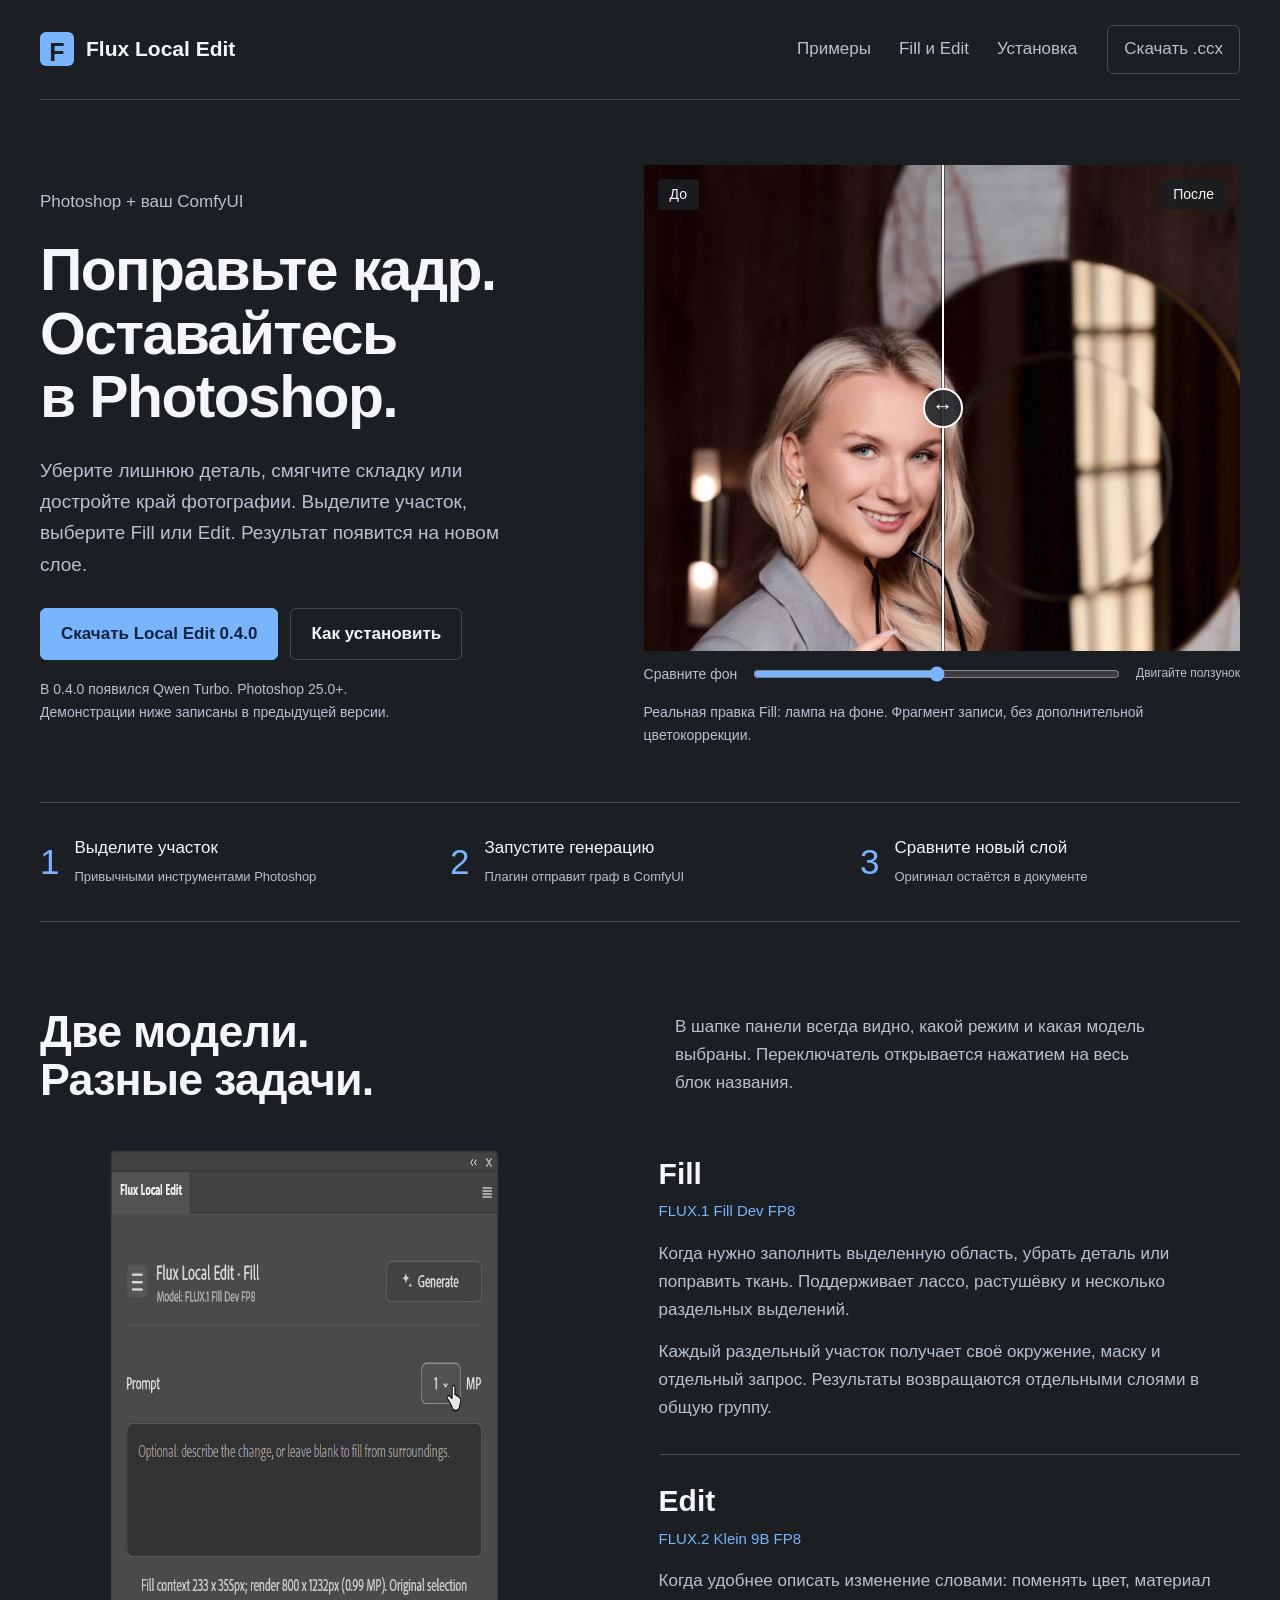
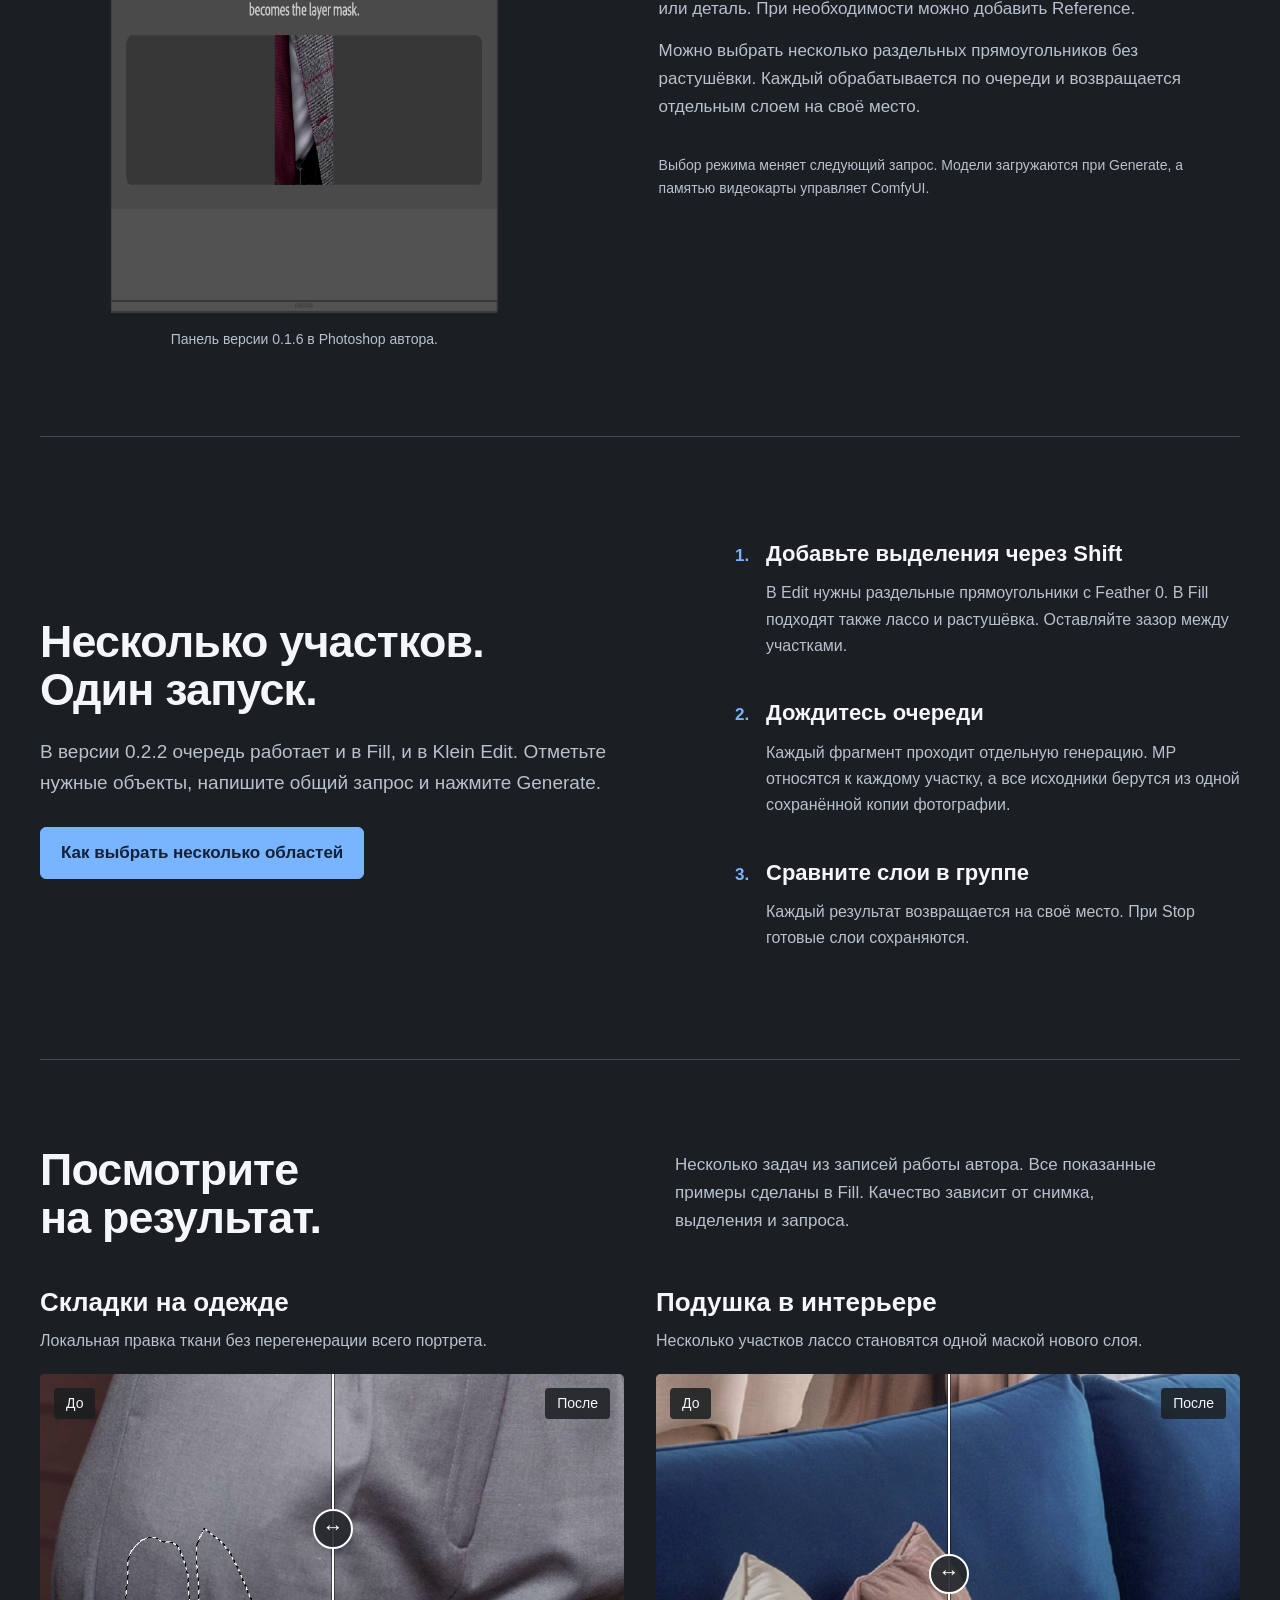
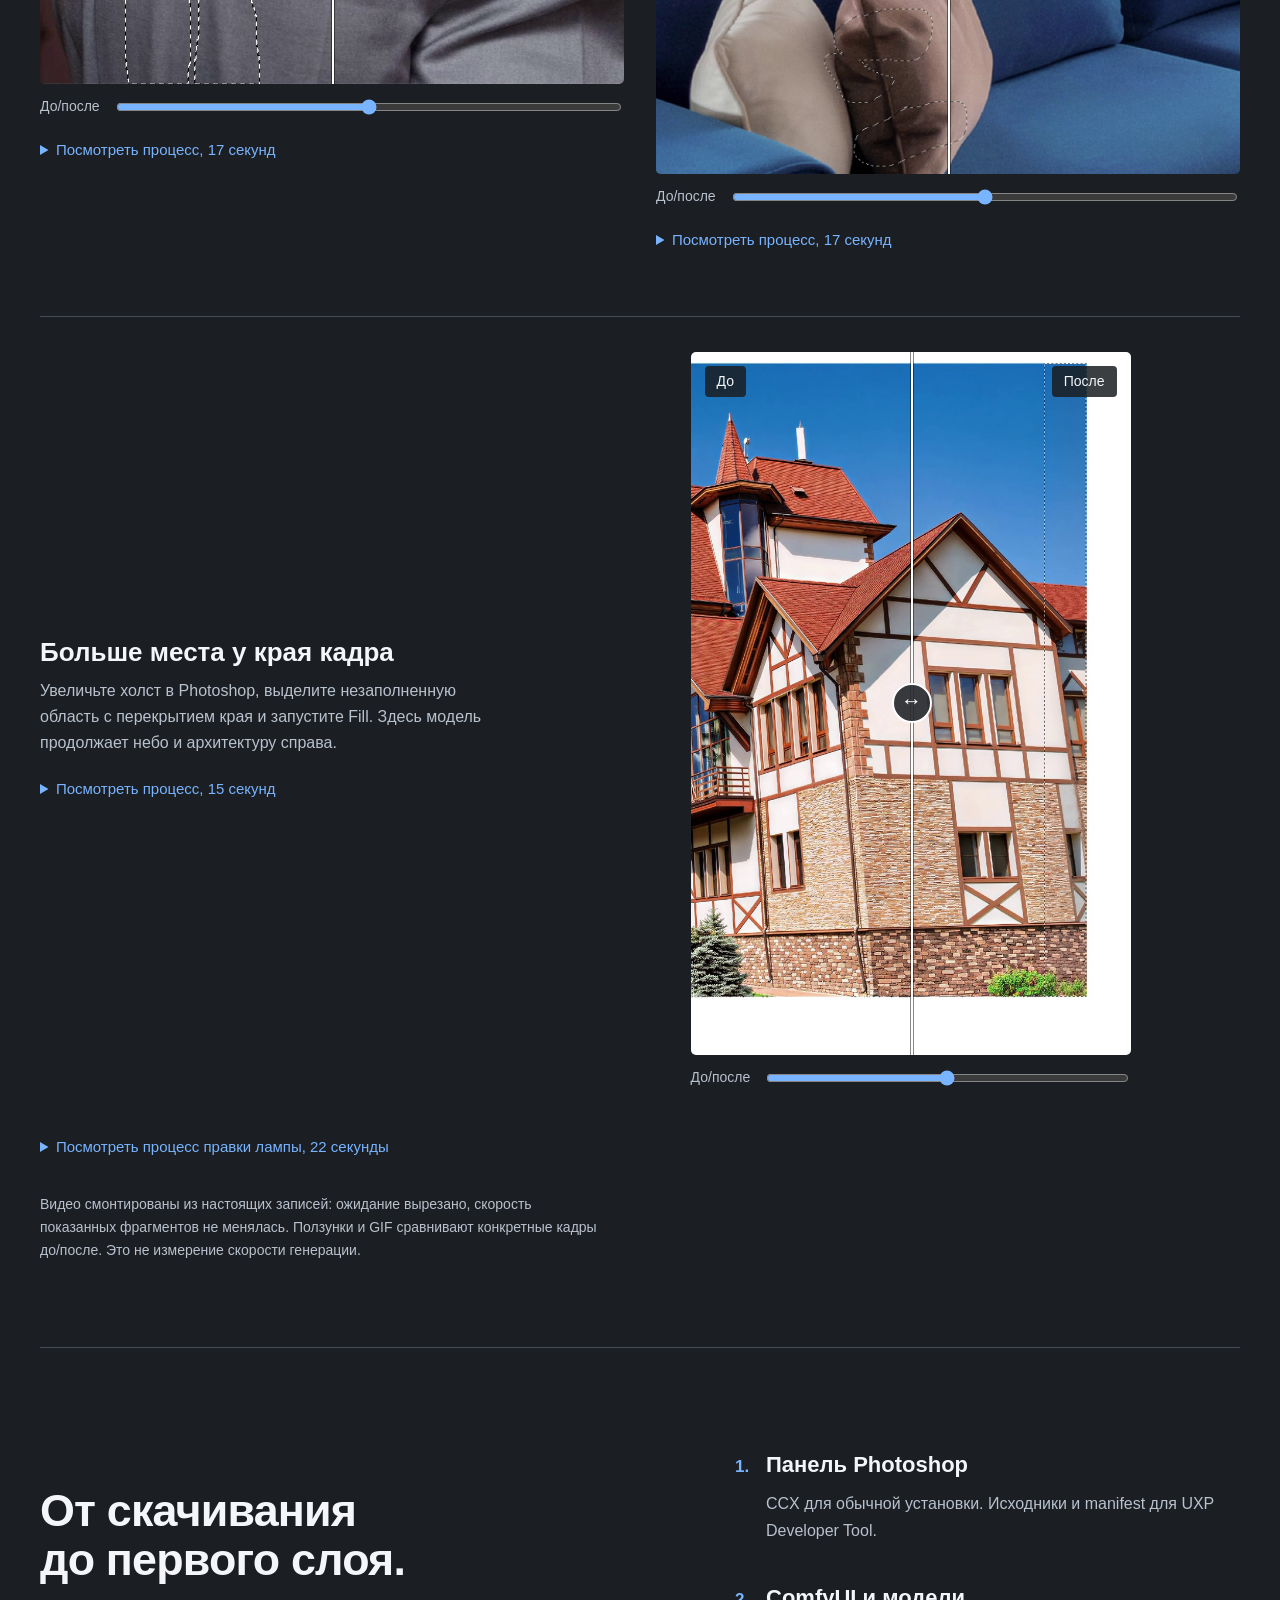
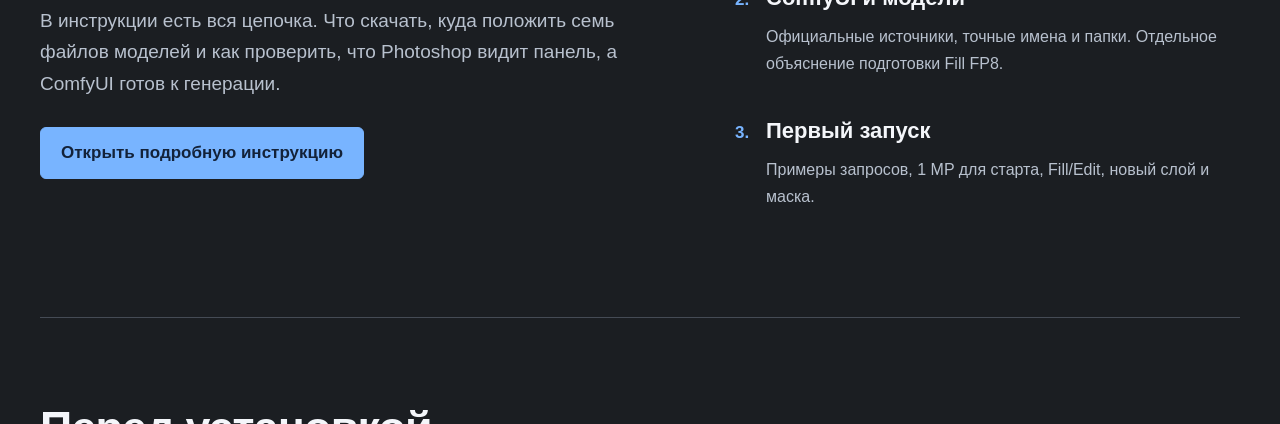
<file: index.html>
<!doctype html>
<html lang="ru"><head><meta charset="utf-8"><meta http-equiv="refresh" content="0;url=docs/index.html"><meta name="viewport" content="width=device-width, initial-scale=1"><title>Flux Local Edit</title></head><body><a href="docs/index.html">Открыть презентацию Flux Local Edit</a></body></html>
</file>
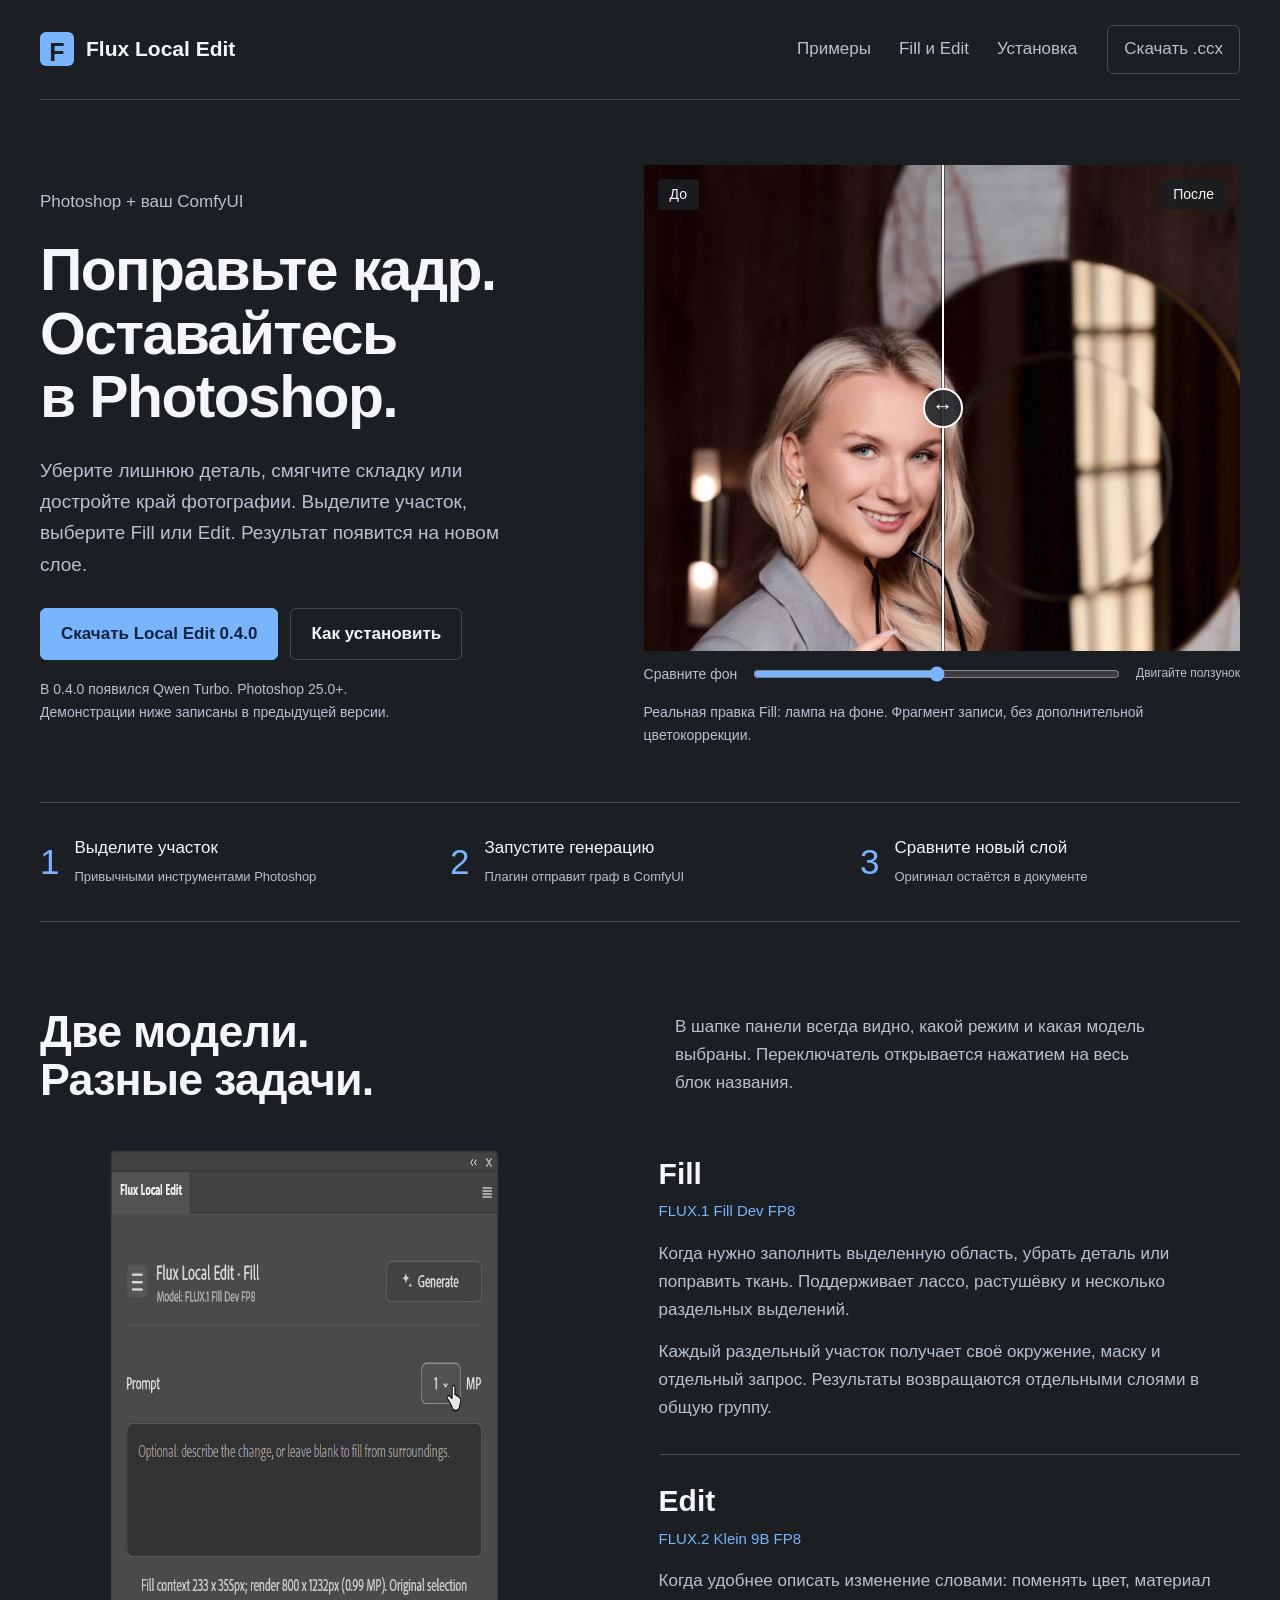
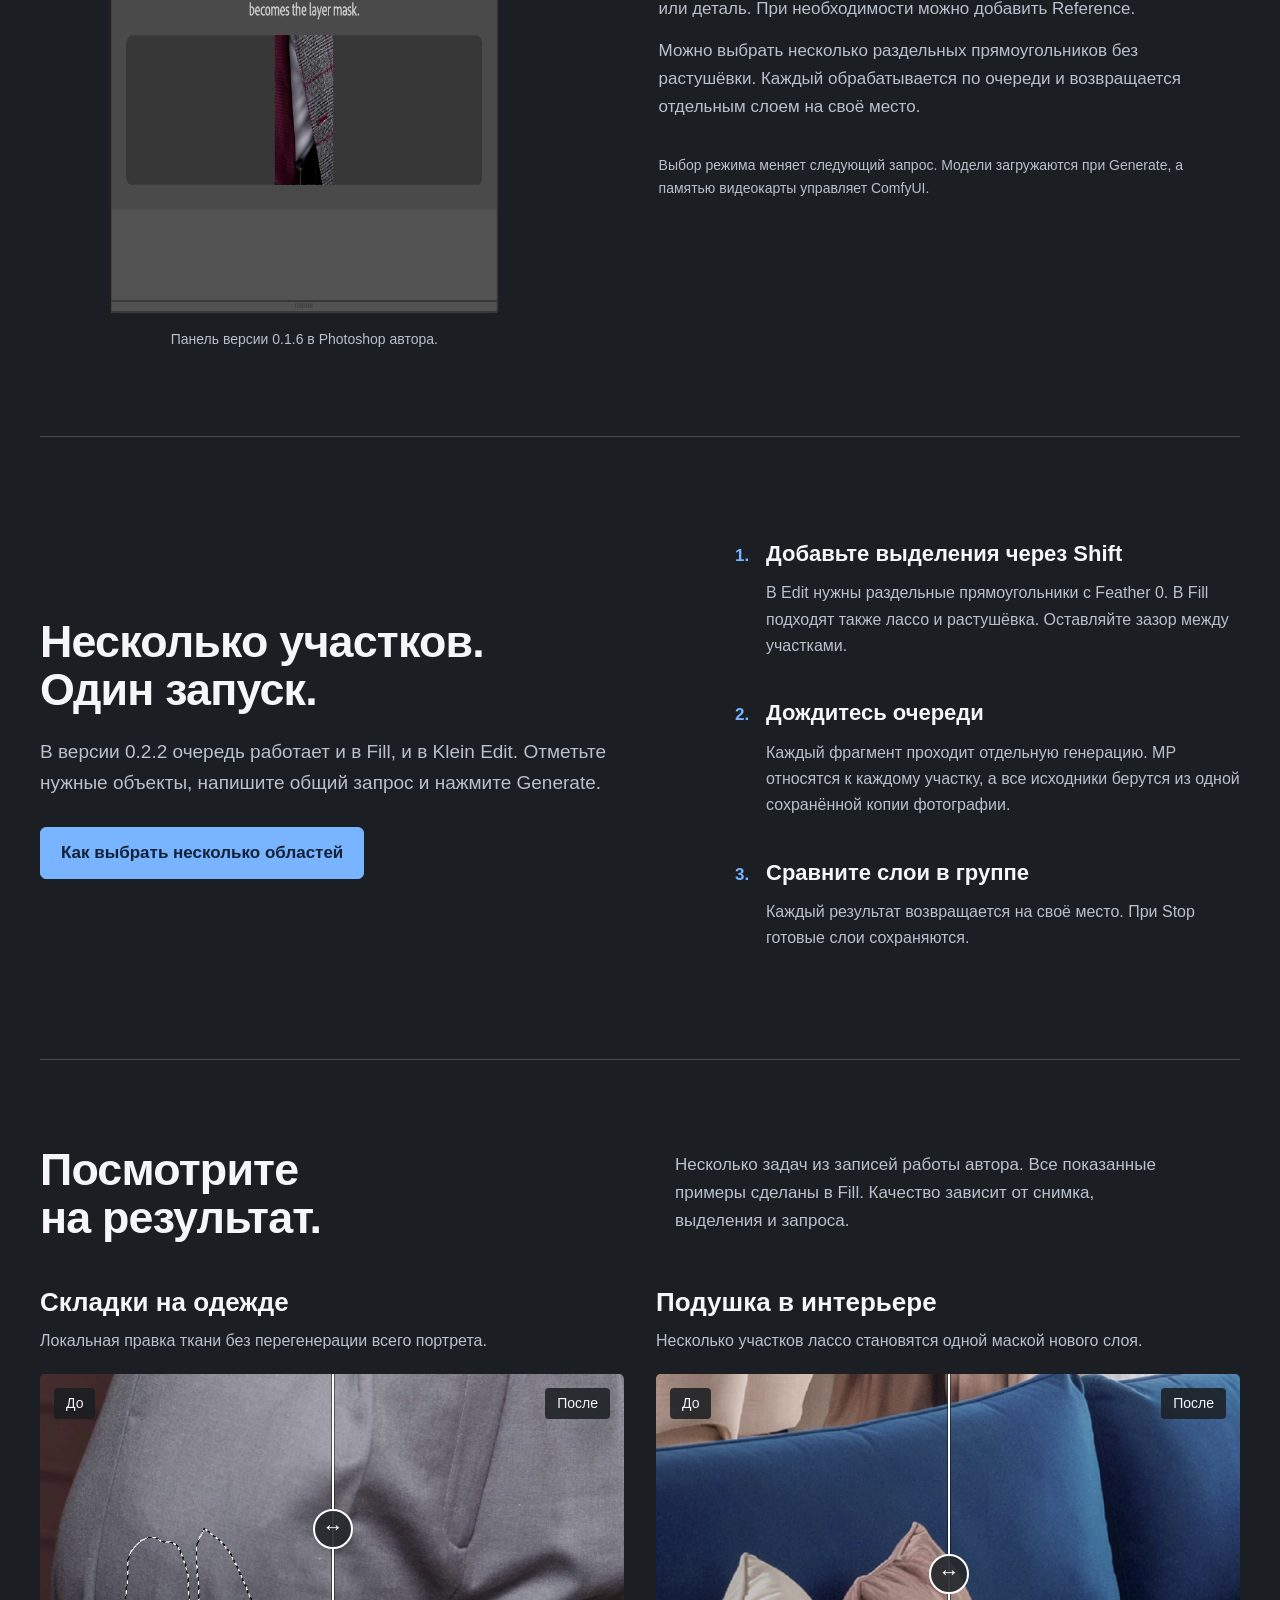
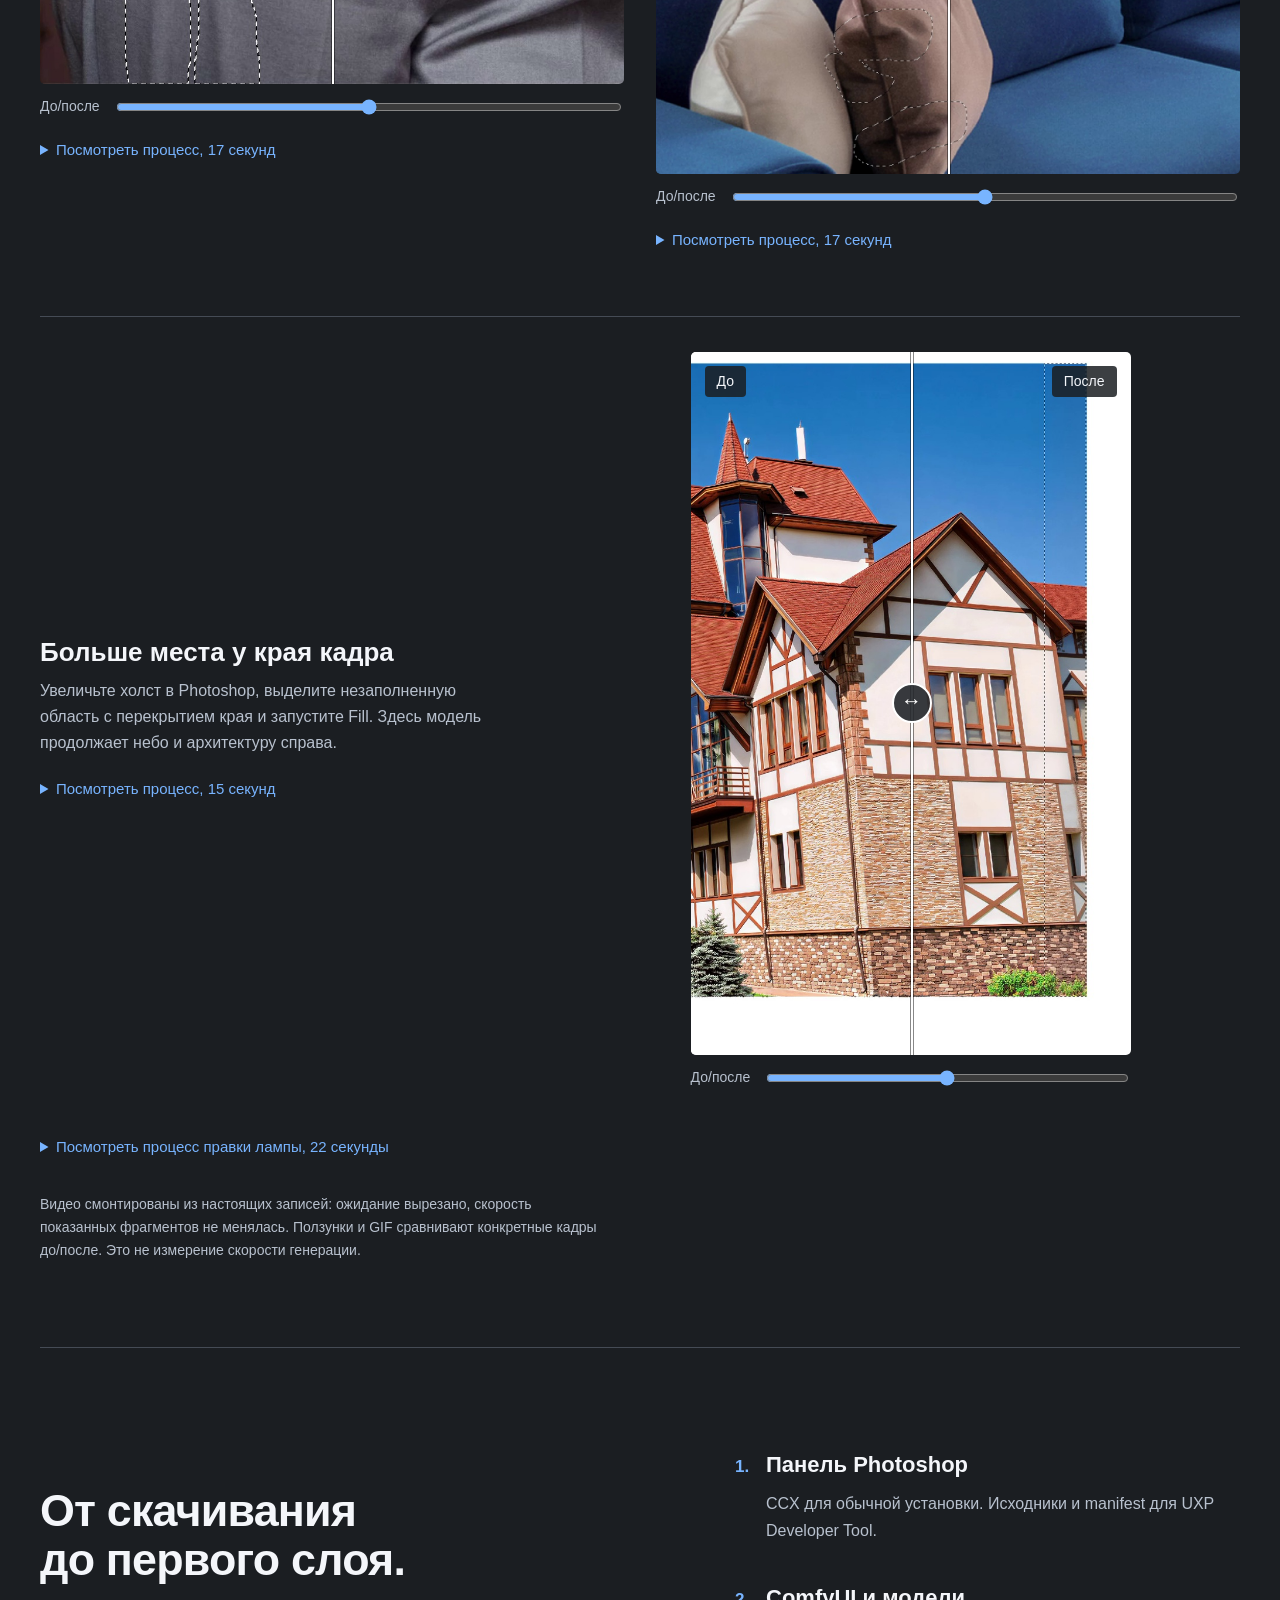
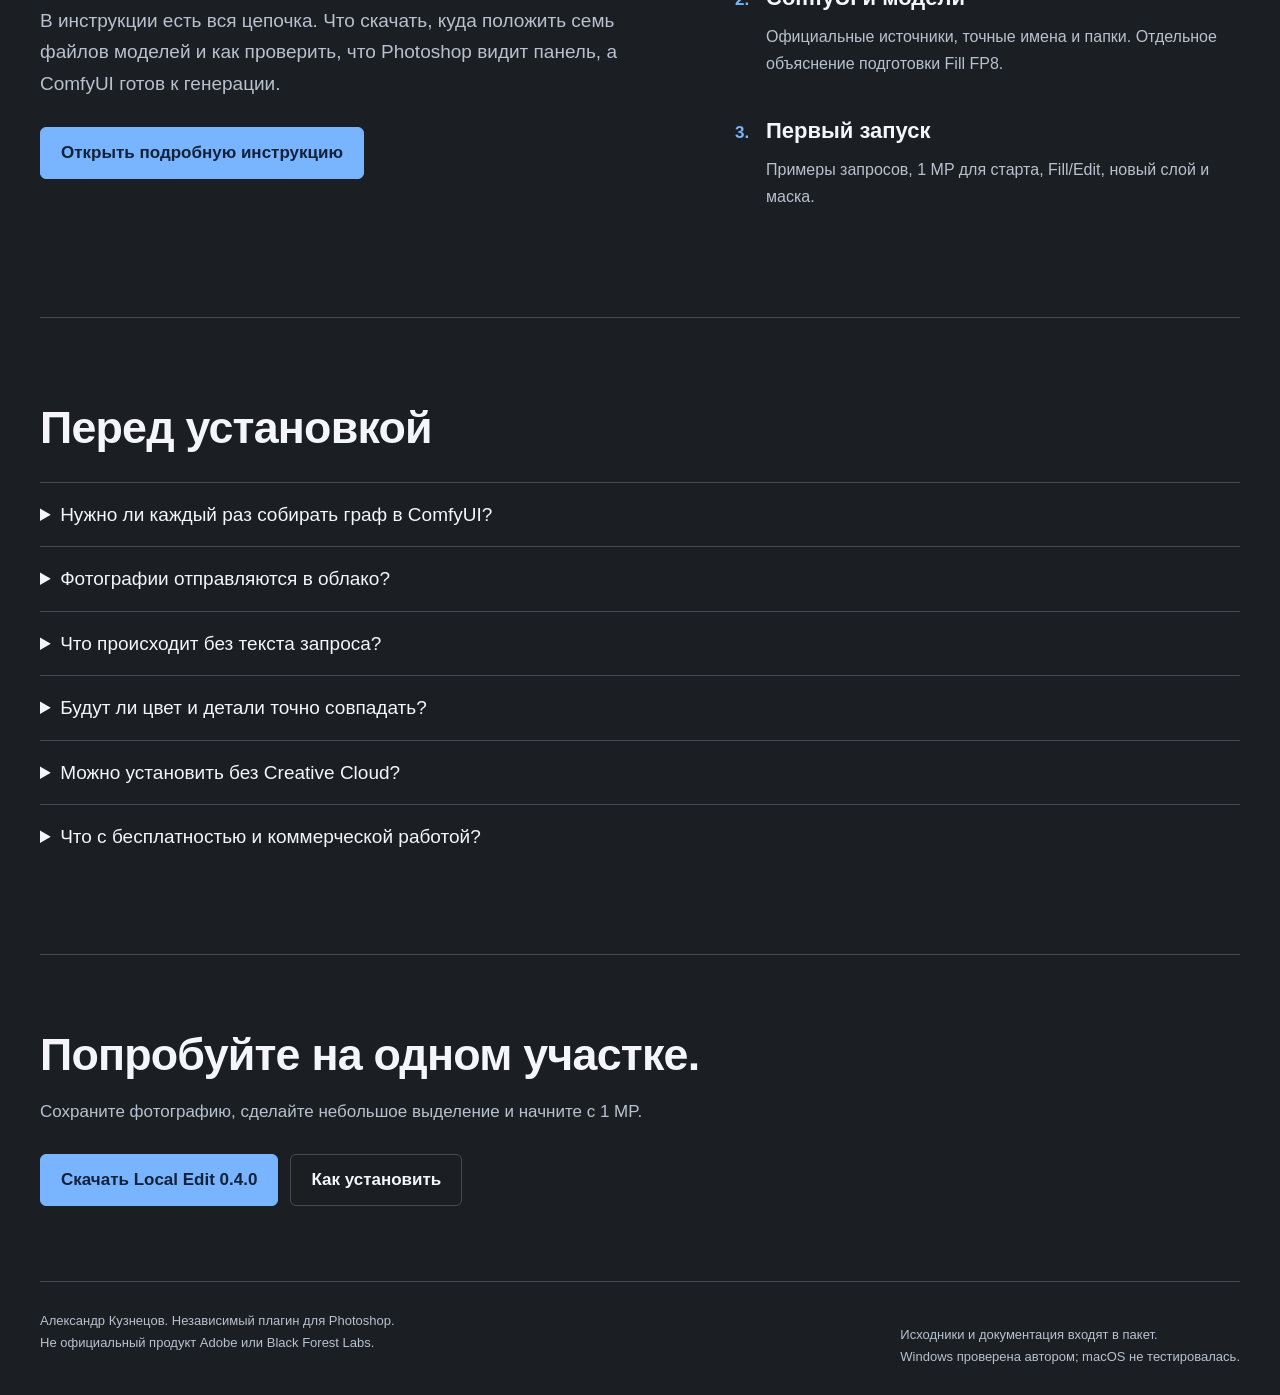
<file: docs/index.html>
<!doctype html>
<html lang="ru">
<head>
  <meta charset="utf-8">
  <meta name="viewport" content="width=device-width, initial-scale=1">
  <title>Flux Local Edit | Локальная ретушь в Photoshop</title>
  <meta name="description" content="Fill и Edit через локальный ComfyUI прямо в Photoshop. Реальные демонстрации, скачивание CCX и подробная установка моделей.">
  <meta property="og:title" content="Flux Local Edit: локальная ретушь в Photoshop">
  <meta property="og:description" content="Выделите несколько участков. Каждый вернётся отдельным слоем в общую группу. Fill и Edit в одной панели.">
  <meta property="og:image" content="assets/images/lamps-comparison.jpg">
  <meta name="theme-color" content="#25282d">
  <link rel="stylesheet" href="assets/site.css">
  <script src="assets/site.js" defer></script>
</head>
<body>
  <a class="skip" href="#main">Перейти к содержимому</a>
  <header class="site-header wrap">
    <a class="brand" href="index.html"><span class="brand-mark" aria-hidden="true">F</span>Flux Local Edit</a>
    <nav aria-label="Главная навигация"><a href="#examples">Примеры</a><a href="#modes">Fill и Edit</a><a href="installation.html">Установка</a></nav>
    <a class="small-download" href="../ccx/com.local.photoshop.flux-local-edit_PS.ccx" download>Скачать .ccx</a>
  </header>
  <main id="main">
    <section class="hero wrap">
      <div class="hero-copy">
        <p class="product-line">Photoshop + ваш ComfyUI</p>
        <h1>Поправьте кадр.<br>Оставайтесь<br>в Photoshop.</h1>
        <p class="lead">Уберите лишнюю деталь, смягчите складку или достройте край фотографии. Выделите участок, выберите Fill или Edit. Результат появится на новом слое.</p>
        <div class="cta-row"><a class="button primary" href="https://github.com/kuznetsovphotographer-prog/Flux-Local-Edit/releases/tag/v0.4.0">Скачать Local Edit 0.4.0</a><a class="button" href="https://github.com/kuznetsovphotographer-prog/Flux-Local-Edit/blob/main/docs/INSTALLATION_0.4.0_RU.md">Как установить</a></div>
        <p class="requirements">В 0.4.0 появился Qwen Turbo. Photoshop 25.0+.<br>Демонстрации ниже записаны в предыдущей версии.</p>
      </div>
      <figure class="hero-demo">
        <div class="comparison" data-comparison style="--position:50%">
          <img src="assets/images/lamps-after.jpg" alt="Фотография после локальной правки фоновой лампы" width="1400" height="1141" fetchpriority="high">
          <img class="before-layer" src="assets/images/lamps-before.jpg" alt="Тот же кадр до правки" width="1400" height="1141">
          <span class="compare-label before-label">До</span><span class="compare-label after-label">После</span><span class="split-line" aria-hidden="true"></span>
        </div>
        <label class="slider-label">Сравните фон <input type="range" min="0" max="100" value="50" data-slider aria-label="Доля исходного изображения: фон"><span>Двигайте ползунок</span></label>
        <figcaption>Реальная правка Fill: лампа на фоне. Фрагмент записи, без дополнительной цветокоррекции.</figcaption>
      </figure>
    </section>
    <section class="workflow-strip wrap" aria-label="Как работает плагин">
      <div><span class="step-number">1</span><p>Выделите участок<br><small>Привычными инструментами Photoshop</small></p></div>
      <div><span class="step-number">2</span><p>Запустите генерацию<br><small>Плагин отправит граф в ComfyUI</small></p></div>
      <div><span class="step-number">3</span><p>Сравните новый слой<br><small>Оригинал остаётся в документе</small></p></div>
    </section>
    <section id="modes" class="mode-section wrap">
      <div class="section-heading"><h2>Две модели.<br>Разные задачи.</h2><p>В шапке панели всегда видно, какой режим и какая модель выбраны. Переключатель открывается нажатием на весь блок названия.</p></div>
      <div class="mode-layout">
        <figure class="panel-figure"><img src="assets/images/panel.png" alt="Настоящая панель Flux Local Edit в Photoshop: Fill, модель, Prompt, MP, Generate и предпросмотр" width="638" height="764" loading="lazy"><figcaption>Панель версии 0.1.6 в Photoshop автора.</figcaption></figure>
        <div class="mode-descriptions">
          <article><h3>Fill</h3><p class="model-name">FLUX.1 Fill Dev FP8</p><p>Когда нужно заполнить выделенную область, убрать деталь или поправить ткань. Поддерживает лассо, растушёвку и несколько раздельных выделений.</p><p>Каждый раздельный участок получает своё окружение, маску и отдельный запрос. Результаты возвращаются отдельными слоями в общую группу.</p></article>
          <article><h3>Edit</h3><p class="model-name">FLUX.2 Klein 9B FP8</p><p>Когда удобнее описать изменение словами: поменять цвет, материал или деталь. При необходимости можно добавить Reference.</p><p>Можно выбрать несколько раздельных прямоугольников без растушёвки. Каждый обрабатывается по очереди и возвращается отдельным слоем на своё место.</p></article>
          <p class="quiet-note">Выбор режима меняет следующий запрос. Модели загружаются при Generate, а памятью видеокарты управляет ComfyUI.</p>
        </div>
      </div>
    </section>
    <section id="batch" class="install-section wrap">
      <div><h2>Несколько участков.<br>Один запуск.</h2><p class="lead">В версии 0.2.2 очередь работает и в Fill, и в Klein Edit. Отметьте нужные объекты, напишите общий запрос и нажмите Generate.</p><a class="button primary" href="installation.html#multi-region">Как выбрать несколько областей</a></div>
      <ol class="install-steps"><li><strong>Добавьте выделения через Shift</strong><p>В Edit нужны раздельные прямоугольники с Feather 0. В Fill подходят также лассо и растушёвка. Оставляйте зазор между участками.</p></li><li><strong>Дождитесь очереди</strong><p>Каждый фрагмент проходит отдельную генерацию. MP относятся к каждому участку, а все исходники берутся из одной сохранённой копии фотографии.</p></li><li><strong>Сравните слои в группе</strong><p>Каждый результат возвращается на своё место. При Stop готовые слои сохраняются.</p></li></ol>
    </section>
    <section id="examples" class="examples wrap">
      <div class="section-heading"><h2>Посмотрите<br>на результат.</h2><p>Несколько задач из записей работы автора. Все показанные примеры сделаны в Fill. Качество зависит от снимка, выделения и запроса.</p></div>
      <div class="example-grid">
        <article class="example"><h3>Складки на одежде</h3><p>Локальная правка ткани без перегенерации всего портрета.</p><div class="comparison" data-comparison style="--position:50%"><img src="assets/images/trousers-after.jpg" alt="Ткань брюк после Fill" loading="lazy"><img class="before-layer" src="assets/images/trousers-before.jpg" alt="Складки на брюках до Fill" loading="lazy"><span class="compare-label before-label">До</span><span class="compare-label after-label">После</span><span class="split-line" aria-hidden="true"></span></div><label class="slider-label">До/после<input type="range" min="0" max="100" value="50" data-slider aria-label="Сравнение складок на одежде"></label><details class="video-details"><summary>Посмотреть процесс, 17 секунд</summary><video controls playsinline preload="none" poster="assets/images/trousers-comparison.jpg" aria-label="Работа Fill со складками на брюках"><source src="assets/demos/trousers.mp4" type="video/mp4"></video></details></article>
        <article class="example"><h3>Подушка в интерьере</h3><p>Несколько участков лассо становятся одной маской нового слоя.</p><div class="comparison" data-comparison style="--position:50%"><img src="assets/images/pillow-after.jpg" alt="Подушка после локальной правки" loading="lazy"><img class="before-layer" src="assets/images/pillow-before.jpg" alt="Подушка до правки" loading="lazy"><span class="compare-label before-label">До</span><span class="compare-label after-label">После</span><span class="split-line" aria-hidden="true"></span></div><label class="slider-label">До/после<input type="range" min="0" max="100" value="50" data-slider aria-label="Сравнение подушки"></label><details class="video-details"><summary>Посмотреть процесс, 17 секунд</summary><video controls playsinline preload="none" poster="assets/images/pillow-comparison.jpg" aria-label="Правка подушки через Fill"><source src="assets/demos/pillow.mp4" type="video/mp4"></video></details></article>
        <article class="example example-wide"><div><h3>Больше места у края кадра</h3><p>Увеличьте холст в Photoshop, выделите незаполненную область с перекрытием края и запустите Fill. Здесь модель продолжает небо и архитектуру справа.</p><details class="video-details"><summary>Посмотреть процесс, 15 секунд</summary><video controls playsinline preload="none" poster="assets/images/outpaint-comparison.jpg" aria-label="Расширение края фотографии"><source src="assets/demos/outpaint.mp4" type="video/mp4"></video></details></div><div><div class="comparison" data-comparison style="--position:50%"><img src="assets/images/outpaint-after.jpg" alt="Край фотографии достроен с помощью Fill" loading="lazy"><img class="before-layer" src="assets/images/outpaint-before.jpg" alt="Незаполненная полоса справа от исходного кадра" loading="lazy"><span class="compare-label before-label">До</span><span class="compare-label after-label">После</span><span class="split-line" aria-hidden="true"></span></div><label class="slider-label">До/после<input type="range" min="0" max="100" value="50" data-slider aria-label="Сравнение достроенного края"></label></div></article>
      </div>
      <details class="video-details lamp-process"><summary>Посмотреть процесс правки лампы, 22 секунды</summary><video controls playsinline preload="none" poster="assets/images/lamps-comparison.jpg" aria-label="Удаление фоновой лампы в Photoshop"><source src="assets/demos/lamps.mp4" type="video/mp4"></video></details>
      <p class="quiet-note">Видео смонтированы из настоящих записей: ожидание вырезано, скорость показанных фрагментов не менялась. Ползунки и GIF сравнивают конкретные кадры до/после. Это не измерение скорости генерации.</p>
    </section>
    <section class="install-section wrap">
      <div><h2>От скачивания<br>до первого слоя.</h2><p class="lead">В инструкции есть вся цепочка. Что скачать, куда положить семь файлов моделей и как проверить, что Photoshop видит панель, а ComfyUI готов к генерации.</p><a class="button primary" href="installation.html">Открыть подробную инструкцию</a></div>
      <ol class="install-steps"><li><strong>Панель Photoshop</strong><p>CCX для обычной установки. Исходники и manifest для UXP Developer Tool.</p></li><li><strong>ComfyUI и модели</strong><p>Официальные источники, точные имена и папки. Отдельное объяснение подготовки Fill FP8.</p></li><li><strong>Первый запуск</strong><p>Примеры запросов, 1 MP для старта, Fill/Edit, новый слой и маска.</p></li></ol>
    </section>
    <section class="faq wrap">
      <h2>Перед установкой</h2>
      <details><summary>Нужно ли каждый раз собирать граф в ComfyUI?</summary><p>Нет. Плагин отправляет свой граф автоматически. Запустите ComfyUI на 127.0.0.1:8188 и установите модели. Комплектный шаблон пригодится, если хотите проверить Edit отдельно в ComfyUI.</p></details>
      <details><summary>Фотографии отправляются в облако?</summary><p>При указанном localhost-адресе они обрабатываются вашим ComfyUI на компьютере. Учтите, что ComfyUI сохраняет входные файлы и результаты на диске. Сторонние расширения и права на фотографии вы контролируете самостоятельно.</p></details>
      <details><summary>Что происходит без текста запроса?</summary><p>Fill достраивает содержимое по окружению. Это не гарантированное удаление: модель иногда добавляет лишнее. Напишите, что должно остаться в выделенной области, если нужна более управляемая правка.</p></details>
      <details><summary>Будут ли цвет и детали точно совпадать?</summary><p>Не всегда. Возможны сдвиг цвета, швы и изменения геометрии. Иногда помогают другой запрос, повторная генерация, маска, кривые или уровни. Это вспомогательный инструмент ретуши, не обещание идеального результата.</p></details>
      <details><summary>Можно установить без Creative Cloud?</summary><p>У автора панель нативно установлена в конкретный portable Photoshop 27.8. Для его лаунчера есть <a href="portable.html">отдельная инструкция</a>. Для других сборок этот способ не гарантируется. UXP Developer Tool можно использовать, если он уже доступен.</p></details>
      <details><summary>Что с бесплатностью и коммерческой работой?</summary><p>Панель доступна для скачивания и не требует платного API. Лицензии Photoshop и моделей действуют отдельно. У Fill Dev и Klein 9B есть ограничения использования весов; условия результатов описаны отдельно. Проверьте <a href="https://huggingface.co/black-forest-labs/FLUX.1-Fill-dev/blob/main/LICENSE.md">Fill</a>, <a href="https://huggingface.co/black-forest-labs/FLUX.2-klein-9b-fp8/blob/main/LICENSE.md">Klein 9B</a> и <a href="https://bfl.ai/licensing">BFL Licensing</a> перед коммерческим применением.</p></details>
    </section>
    <section class="closing wrap"><h2>Попробуйте на одном участке.</h2><p>Сохраните фотографию, сделайте небольшое выделение и начните с 1 MP.</p><div class="cta-row"><a class="button primary" href="https://github.com/kuznetsovphotographer-prog/Flux-Local-Edit/releases/tag/v0.4.0">Скачать Local Edit 0.4.0</a><a class="button" href="https://github.com/kuznetsovphotographer-prog/Flux-Local-Edit/blob/main/docs/INSTALLATION_0.4.0_RU.md">Как установить</a></div></section>
  </main>
  <footer class="wrap"><p>Александр Кузнецов. Независимый плагин для Photoshop.<br>Не официальный продукт Adobe или Black Forest Labs.</p><p>Исходники и документация входят в пакет.<br>Windows проверена автором; macOS не тестировалась.</p></footer>
</body>
</html>
</file>
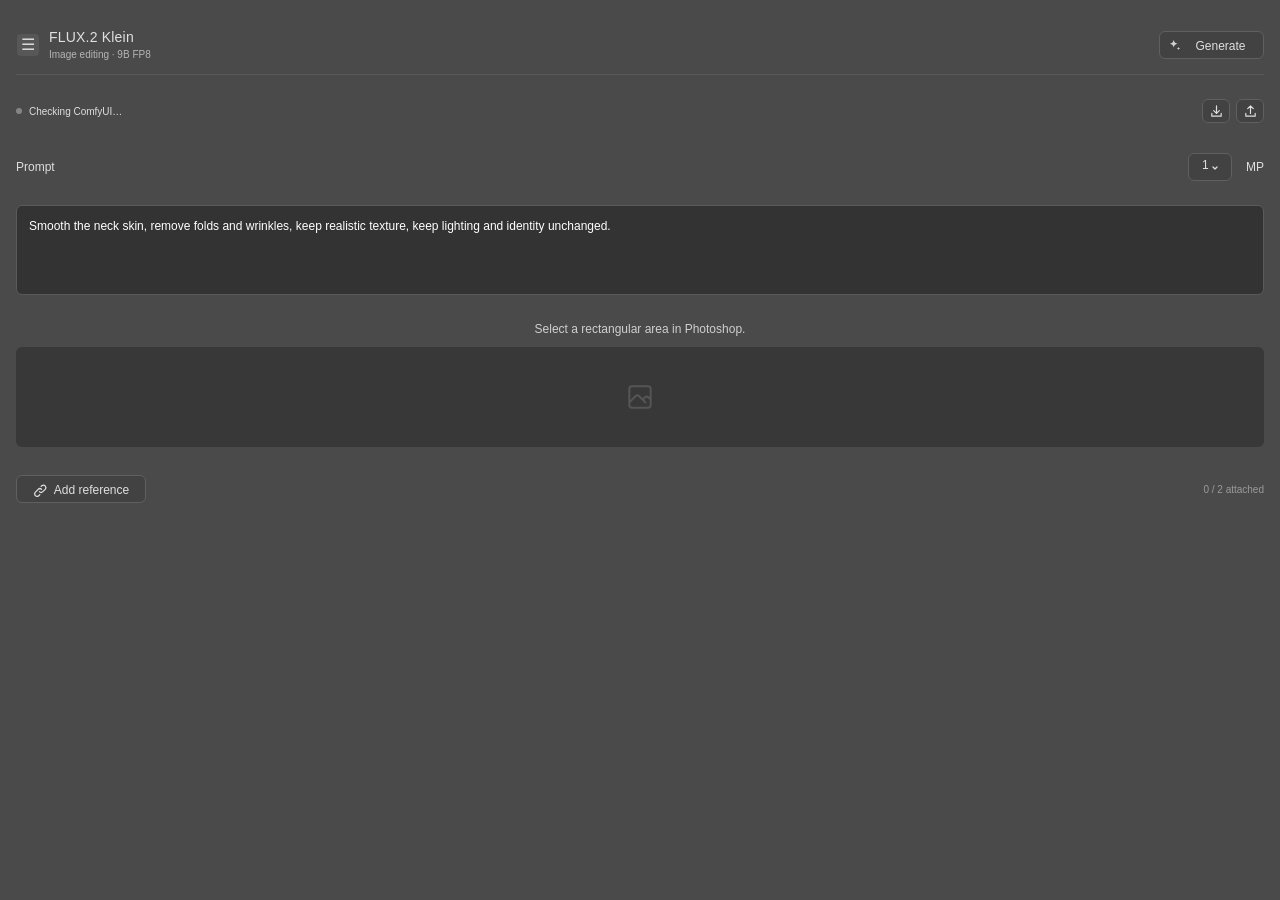
<file: plugin/index.html>
<!doctype html>
<html lang="en">
  <head>
    <meta charset="utf-8" />
    <meta name="viewport" content="width=device-width, initial-scale=1" />
    <title>Local Edit</title>
    <link rel="stylesheet" href="styles.css" />
  </head>
  <body>
    <main class="ps-window-frame">
      <div class="panel-content">
        <section class="generate-row">
          <div id="modeTriggerWrap" class="mode-trigger-wrap">
            <button
              id="modeMenuButton"
              class="mode-menu-hitbox"
              type="button"
              aria-label="Choose model. Active model: FLUX.2 Klein 9B FP8."
              aria-haspopup="menu"
              aria-expanded="false"
              title="Choose model · flux-2-klein-9b-fp8.safetensors"
            ></button>
            <div class="plugin-identity-visual" aria-hidden="true">
              <span class="mode-menu-glyph">☰</span>
              <div class="plugin-identity-copy">
                <span id="pluginModeName" class="plugin-name">FLUX.2 Klein</span>
                <div
                  id="modelIndicator"
                  class="model-indicator"
                  title="flux-2-klein-9b-fp8.safetensors"
                >Image editing · 9B FP8</div>
              </div>
            </div>
          </div>
          <div class="action-button-wrap generate-action-wrap">
            <button
              id="generateBtn"
              class="ps-button generate-button"
              type="button"
              aria-label="Generate"
            ></button>
            <span class="button-visual">
              <svg class="button-visual-icon sparkle-visual-icon" viewBox="0 0 16 16" aria-hidden="true">
                <path d="M6.5 0.8c0.35 2.64 1.86 4.15 4.5 4.5-2.64 0.35-4.15 1.86-4.5 4.5C6.15 7.16 4.64 5.65 2 5.3 4.64 4.95 6.15 3.44 6.5 0.8Z"></path>
                <path d="M12 8.8c0.16 1.19 0.84 1.87 2.03 2.03-1.19 0.16-1.87 0.84-2.03 2.03-0.16-1.19-0.84-1.87-2.03-2.03 1.19-0.16 1.87-0.84 2.03-2.03Z"></path>
              </svg>
              <span class="button-visual-label">Generate</span>
            </span>
          </div>
          <div id="loaderProgress" class="loader-progress" aria-hidden="true"></div>
        </section>
        <section class="engine-row" aria-label="ComfyUI controls">
          <div id="engineStatus" class="engine-status" data-state="idle" role="status" aria-live="polite">
            <span id="engineDot" class="engine-dot" aria-hidden="true"></span>
            <span id="engineStatusText">Checking ComfyUI…</span>
          </div>
          <div class="engine-actions">
            <div id="preloadWrap" class="action-button-wrap engine-action-wrap" title="Preload the selected model">
              <button id="preloadBtn" type="button" class="ps-button" aria-label="Preload selected model" title="Preload the selected model"></button>
              <span class="button-visual" aria-hidden="true">
                <svg class="engine-icon" viewBox="0 0 16 16"><path d="M8 2v8m-3-3 3 3 3-3M3 10v3h10v-3"/></svg>
              </span>
            </div>
            <div id="freeVramWrap" class="action-button-wrap engine-action-wrap" title="Unload all ComfyUI models when idle">
              <button id="freeVramBtn" type="button" class="ps-button" aria-label="Free ComfyUI VRAM" title="Unload all ComfyUI models when idle"></button>
              <span class="button-visual" aria-hidden="true">
                <svg class="engine-icon" viewBox="0 0 16 16"><path d="M8 10V2M5 5l3-3 3 3M3 10v3h10v-3"/></svg>
              </span>
            </div>
          </div>
        </section>

        <div id="engineProgress" class="engine-progress" role="progressbar" aria-label="Model preload" hidden>
          <div id="engineProgressFill" class="engine-progress-fill"></div>
        </div>

        <div id="modeMenu" class="mode-menu" role="menu" hidden>
          <div class="mode-card is-selected" data-mode="edit">
            <button
              class="mode-option mode-card-hitbox"
              data-mode="edit"
              role="menuitemradio"
              aria-checked="true"
              aria-label="FLUX.2 Klein 9B FP8, image editing."
              title="flux-2-klein-9b-fp8.safetensors"
              type="button"
            ></button>
            <div class="mode-card-visual" aria-hidden="true">
              <span class="mode-card-indicator"></span>
              <div class="mode-card-copy">
                <span class="mode-card-title">FLUX.2 Klein</span>
                <span class="mode-card-model">Image editing · 9B FP8</span>
              </div>
            </div>
          </div>
          <div class="mode-card" data-mode="fill">
            <button
              class="mode-option mode-card-hitbox"
              data-mode="fill"
              role="menuitemradio"
              aria-checked="false"
              aria-label="FLUX.1 Fill Dev FP8, inpainting."
              title="flux1-fill-dev-fp8.safetensors"
              type="button"
            ></button>
            <div class="mode-card-visual" aria-hidden="true">
              <span class="mode-card-indicator"></span>
              <div class="mode-card-copy">
                <span class="mode-card-title">FLUX.1 Fill</span>
                <span class="mode-card-model">Inpainting · Dev FP8</span>
              </div>
            </div>
          </div>
          <div class="mode-card" data-mode="qwen">
            <button
              class="mode-option mode-card-hitbox"
              data-mode="qwen"
              role="menuitemradio"
              aria-checked="false"
              aria-label="Qwen Image 2.1 Turbo INT8, image editing."
              title="qwen_image_2.1_turbo_int8_convrot.safetensors"
              type="button"
            ></button>
            <div class="mode-card-visual" aria-hidden="true">
              <span class="mode-card-indicator"></span>
              <div class="mode-card-copy">
                <span class="mode-card-title">Qwen Image 2.1 Turbo</span>
                <span class="mode-card-model">Image editing · INT8</span>
              </div>
            </div>
          </div>
        </div>

        <section class="prompt-panel section-stack">
          <div class="panel-row">
            <label for="promptInput">Prompt</label>
            <div class="mp-editor">
              <div class="mp-dropdown">
                <button
                  id="targetReadout"
                  class="ps-button mp-readout"
                  data-value="1"
                  type="button"
                  aria-label="1 megapixels"
                  aria-haspopup="listbox"
                  aria-expanded="false"
                ></button>
                <span class="mp-button-visual" aria-hidden="true">
                  <span id="targetReadoutValue">1</span>
                  <svg class="mp-chevron-visual-icon" viewBox="0 0 6 6" aria-hidden="true">
                    <path d="m1 2 2 2 2-2"></path>
                  </svg>
                </span>
              </div>
              <span class="mp-unit">MP</span>
            </div>
          </div>

          <textarea
            id="promptInput"
            rows="3"
            spellcheck="true"
            placeholder="Type your text prompt here to generate a new layer..."
          >Smooth the neck skin, remove folds and wrinkles, keep realistic texture, keep lighting and identity unchanged.</textarea>
          <div id="promptMenuBackdrop" class="prompt-menu-backdrop" aria-hidden="true" hidden></div>
        </section>

        <div id="mpMenu" class="mp-menu" role="listbox" hidden>
          <div class="mp-option" data-value="1" role="option" tabindex="0">1</div>
          <div class="mp-option" data-value="1.5" role="option" tabindex="0">1.5</div>
          <div class="mp-option" data-value="2" role="option" tabindex="0">2</div>
          <div class="mp-option" data-value="2.5" role="option" tabindex="0">2.5</div>
          <div class="mp-option" data-value="3" role="option" tabindex="0">3</div>
          <div class="mp-option" data-value="3.5" role="option" tabindex="0">3.5</div>
          <div class="mp-option" data-value="4" role="option" tabindex="0">4</div>
        </div>

        <section class="document-panel document-stack">
          <div class="render-hint" id="sizeHint">Select a rectangular area in Photoshop.</div>
          <div class="preview-zone" aria-live="polite">
            <div id="previewEmpty" class="preview-empty">
              <svg class="placeholder-icon" viewBox="0 0 24 24" aria-hidden="true">
                <path d="m4 16 4.6-4.6a2 2 0 0 1 2.8 0L16 16m-2-2 1.6-1.6a2 2 0 0 1 2.8 0L20 14M6 20h12a2 2 0 0 0 2-2V6a2 2 0 0 0-2-2H6a2 2 0 0 0-2 2v12a2 2 0 0 0 2 2Z"></path>
              </svg>
            </div>
            <img id="previewImage" alt="Generated result preview" hidden />
          </div>
        </section>

        <section id="referencePanel" class="reference-panel section-stack">
          <div class="reference-actions">
            <div class="action-button-wrap reference-action-wrap">
              <label
                id="referenceToggle"
                class="ps-button reference-toggle"
                tabindex="0"
              >
                <input id="referenceButton" type="checkbox" class="hidden-checkbox" aria-label="Add up to two reference images" />
              </label>
              <span class="button-visual">
                <svg class="button-visual-icon reference-visual-icon" xmlns="http://www.w3.org/2000/svg" viewBox="0 0 24 24" aria-hidden="true">
                  <path fill="none" stroke="currentColor" d="M13.8 10.2a4 4 0 0 0-5.6 0l-4 4a4 4 0 1 0 5.6 5.6l1.1-1.1m-.7-4.9a4 4 0 0 0 5.6 0l4-4a4 4 0 0 0-5.6-5.6l-1.1 1.1"></path>
                </svg>
                <span class="button-visual-label">Add reference</span>
              </span>
            </div>

            <span id="referenceCount" class="reference-count" role="status">0 / 2 attached</span>
          </div>
          <div class="reference-list">
            <div id="referenceCard1" class="reference-card" hidden>
              <div class="reference-card-head">
                <span id="referenceName1" class="reference-name"></span>
                <button type="button" class="reference-remove" data-remove-reference="0" aria-label="Remove reference 1">×</button>
              </div>
              <div class="reference-zone">
                <img id="referenceImage1" alt="Reference 1 preview" hidden />
                <div id="referenceEmpty1" class="reference-empty" hidden>Preview unavailable</div>
              </div>
            </div>
            <div id="referenceCard2" class="reference-card" hidden>
              <div class="reference-card-head">
                <span id="referenceName2" class="reference-name"></span>
                <button type="button" class="reference-remove" data-remove-reference="1" aria-label="Remove reference 2">×</button>
              </div>
              <div class="reference-zone">
                <img id="referenceImage2" alt="Reference 2 preview" hidden />
                <div id="referenceEmpty2" class="reference-empty" hidden>Preview unavailable</div>
              </div>
            </div>
          </div>
        </section>
      </div>
    </main>

    <script src="src/logger.js"></script>
    <script src="src/imageSizing.js"></script>
    <script src="src/settings.js"></script>
    <script src="src/references.js"></script>
    <script src="src/comfyEngine.js"></script>
    <script src="src/workflowMapper.js"></script>
    <script src="src/fillBlend.js"></script>
    <script src="src/fillWorkflowMapper.js"></script>
    <script src="src/qwenWorkflowMapper.js"></script>
    <script src="src/comfyClient.js"></script>
    <script src="src/photoshop.js"></script>
    <script src="src/fillPhotoshop.js"></script>
    <script src="src/selectionRegions.js"></script>
    <script src="src/batchPhotoshop.js"></script>
    <script src="src/batchRunner.js"></script>
    <script src="src/editAdapter.js"></script>
    <script src="src/fillAdapter.js"></script>
    <script src="src/qwenAdapter.js"></script>
    <script src="src/main.js"></script>
  </body>
</html>
</file>
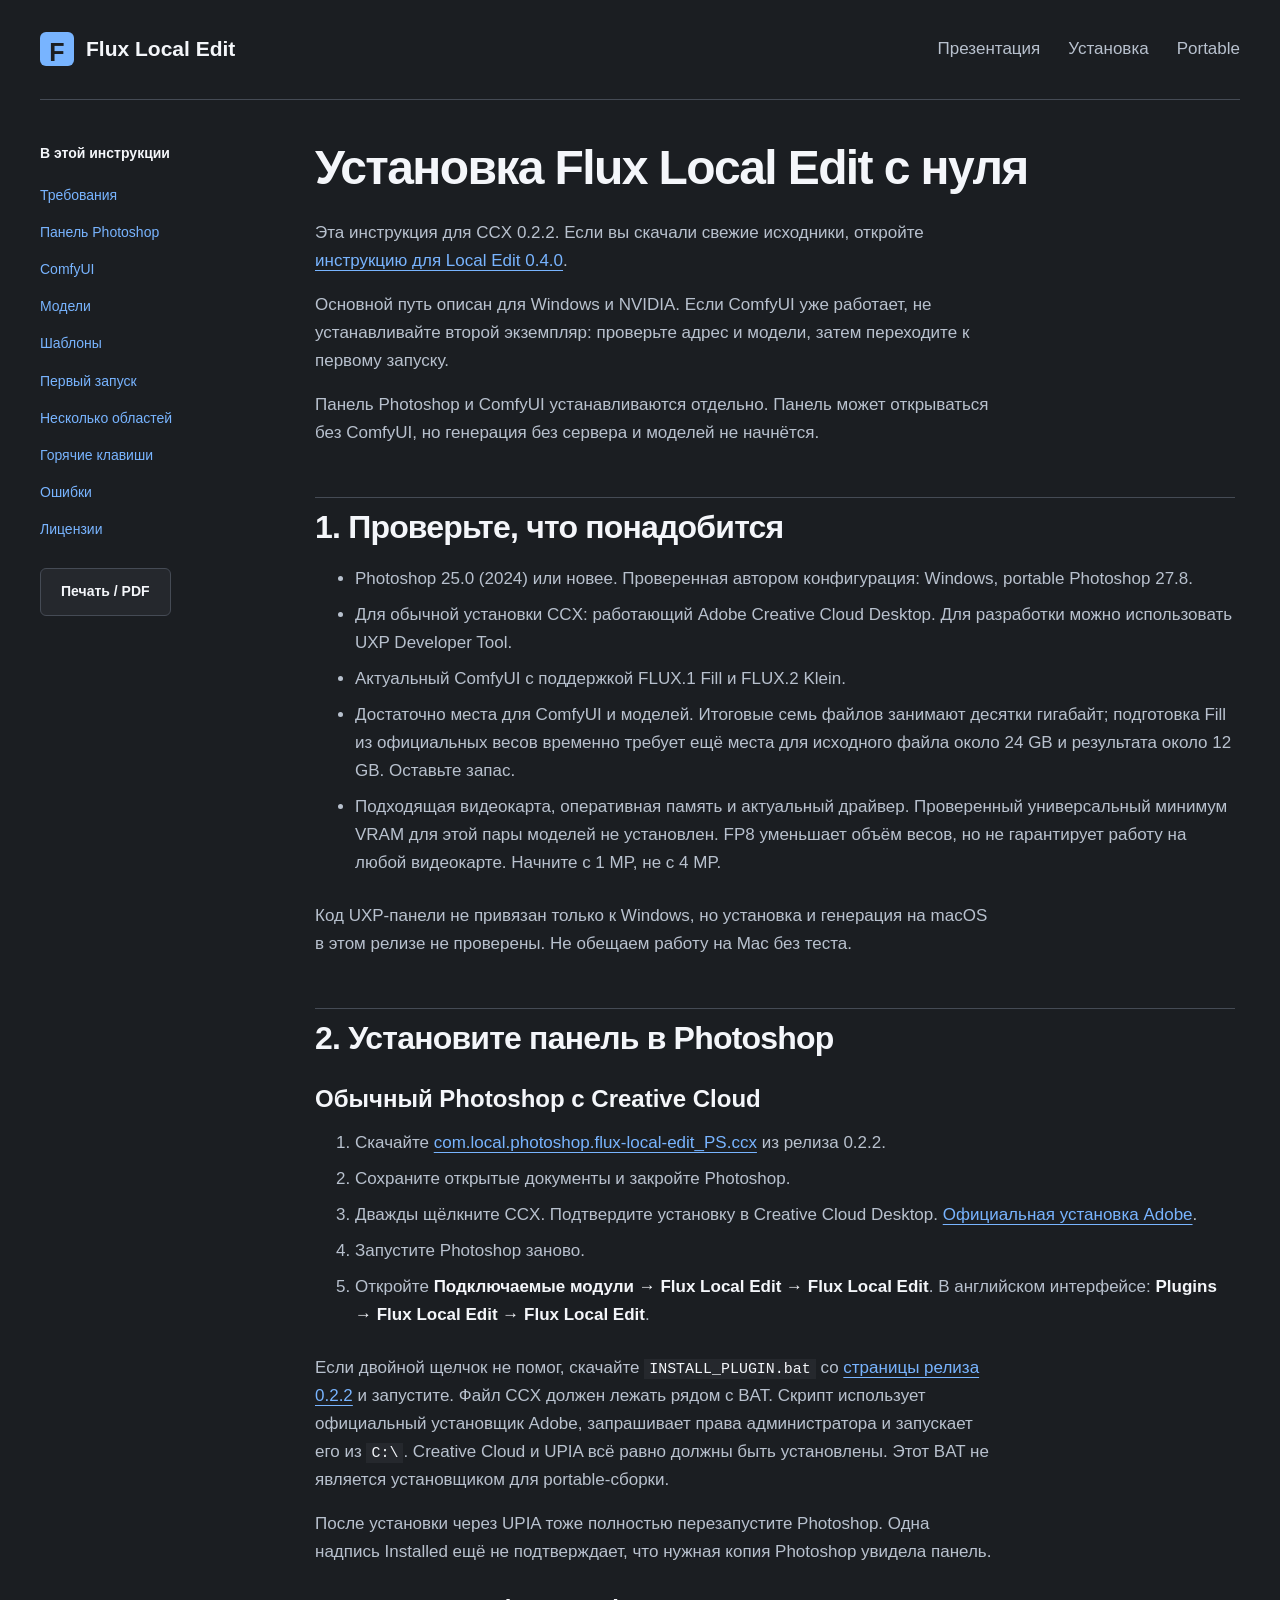
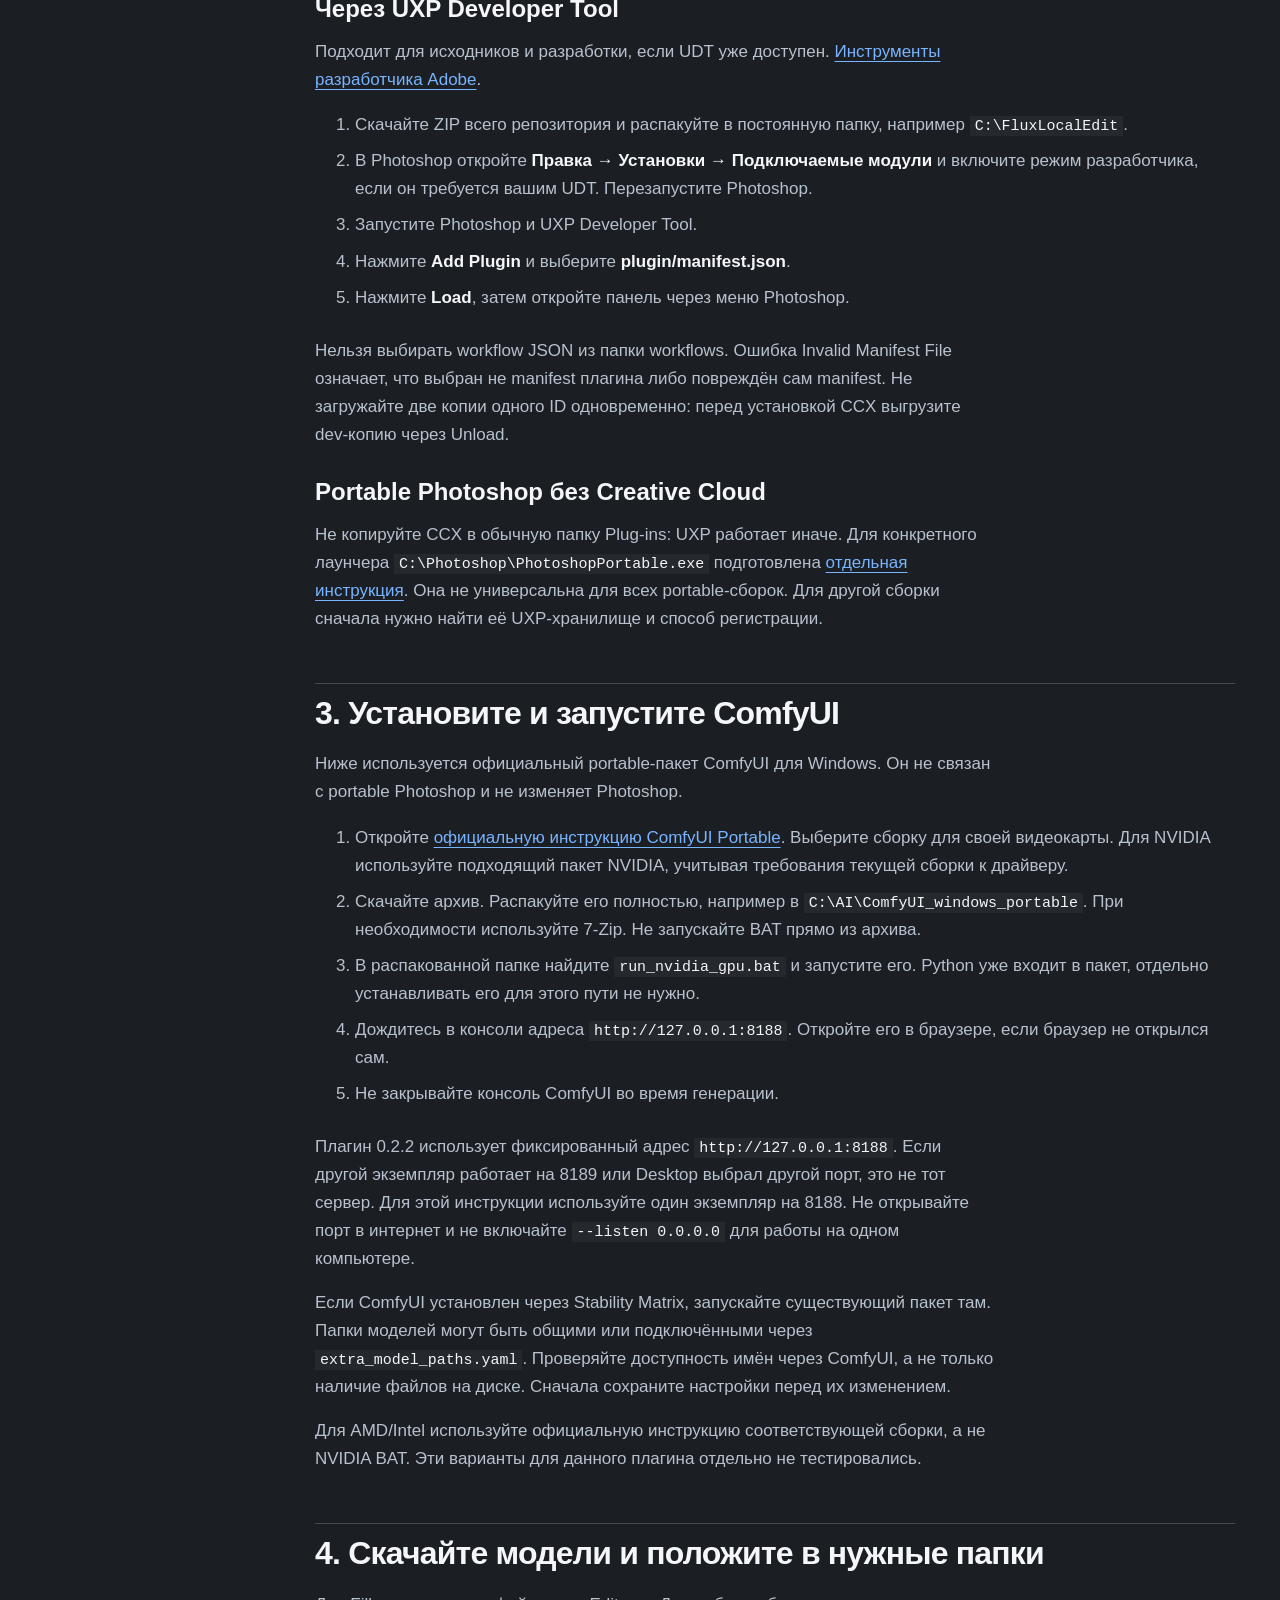
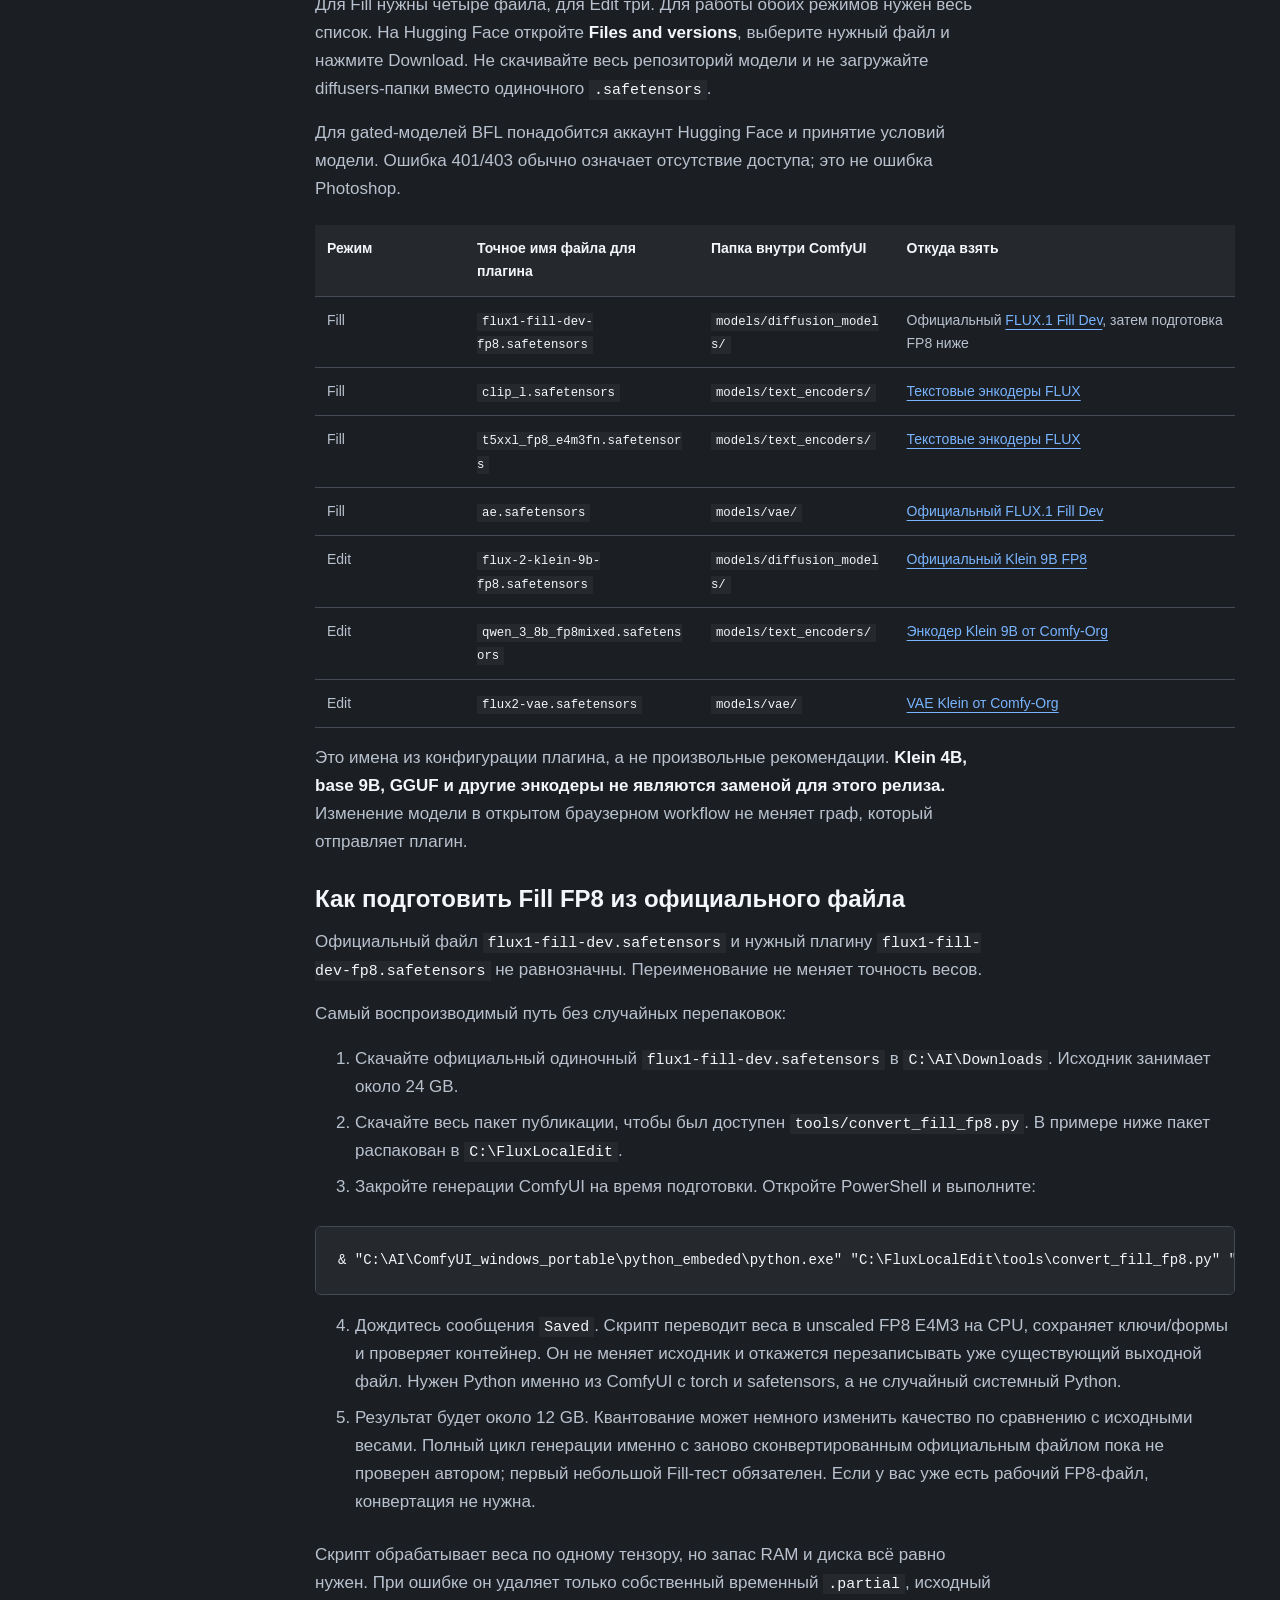
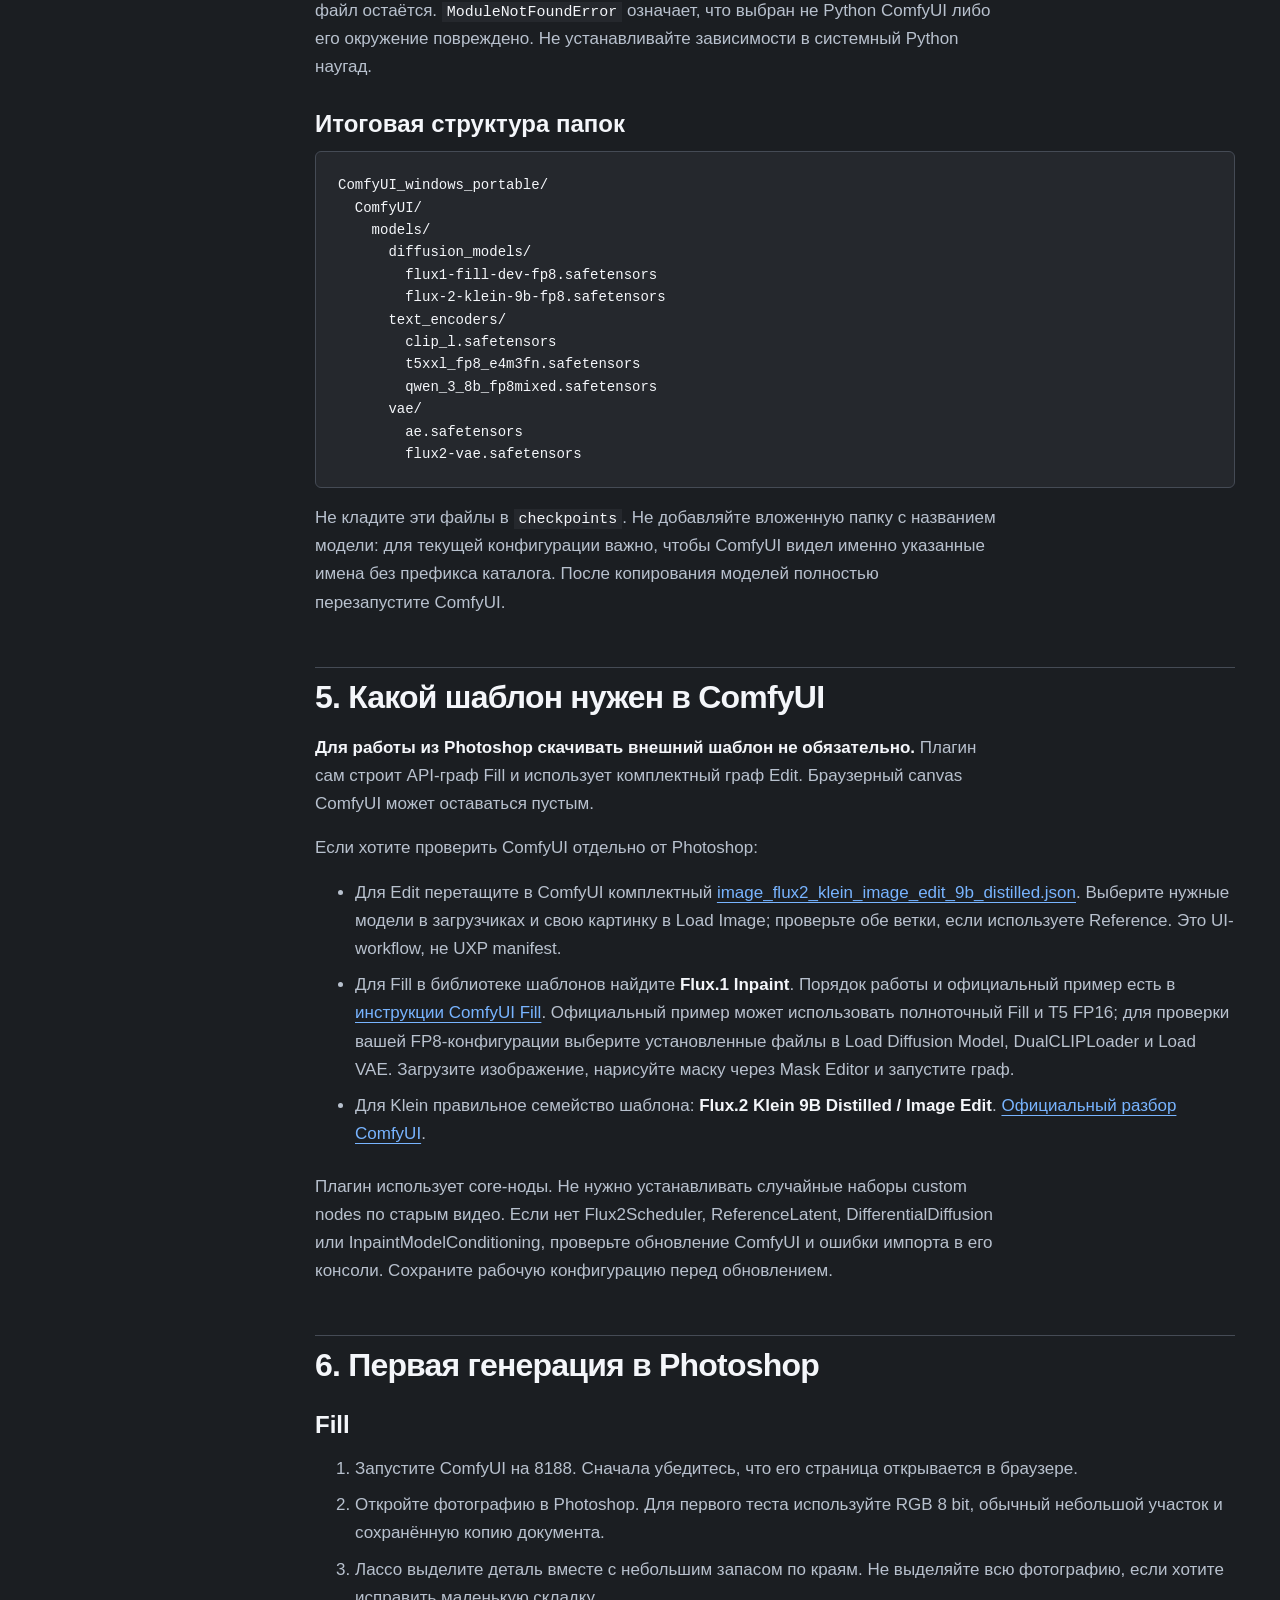
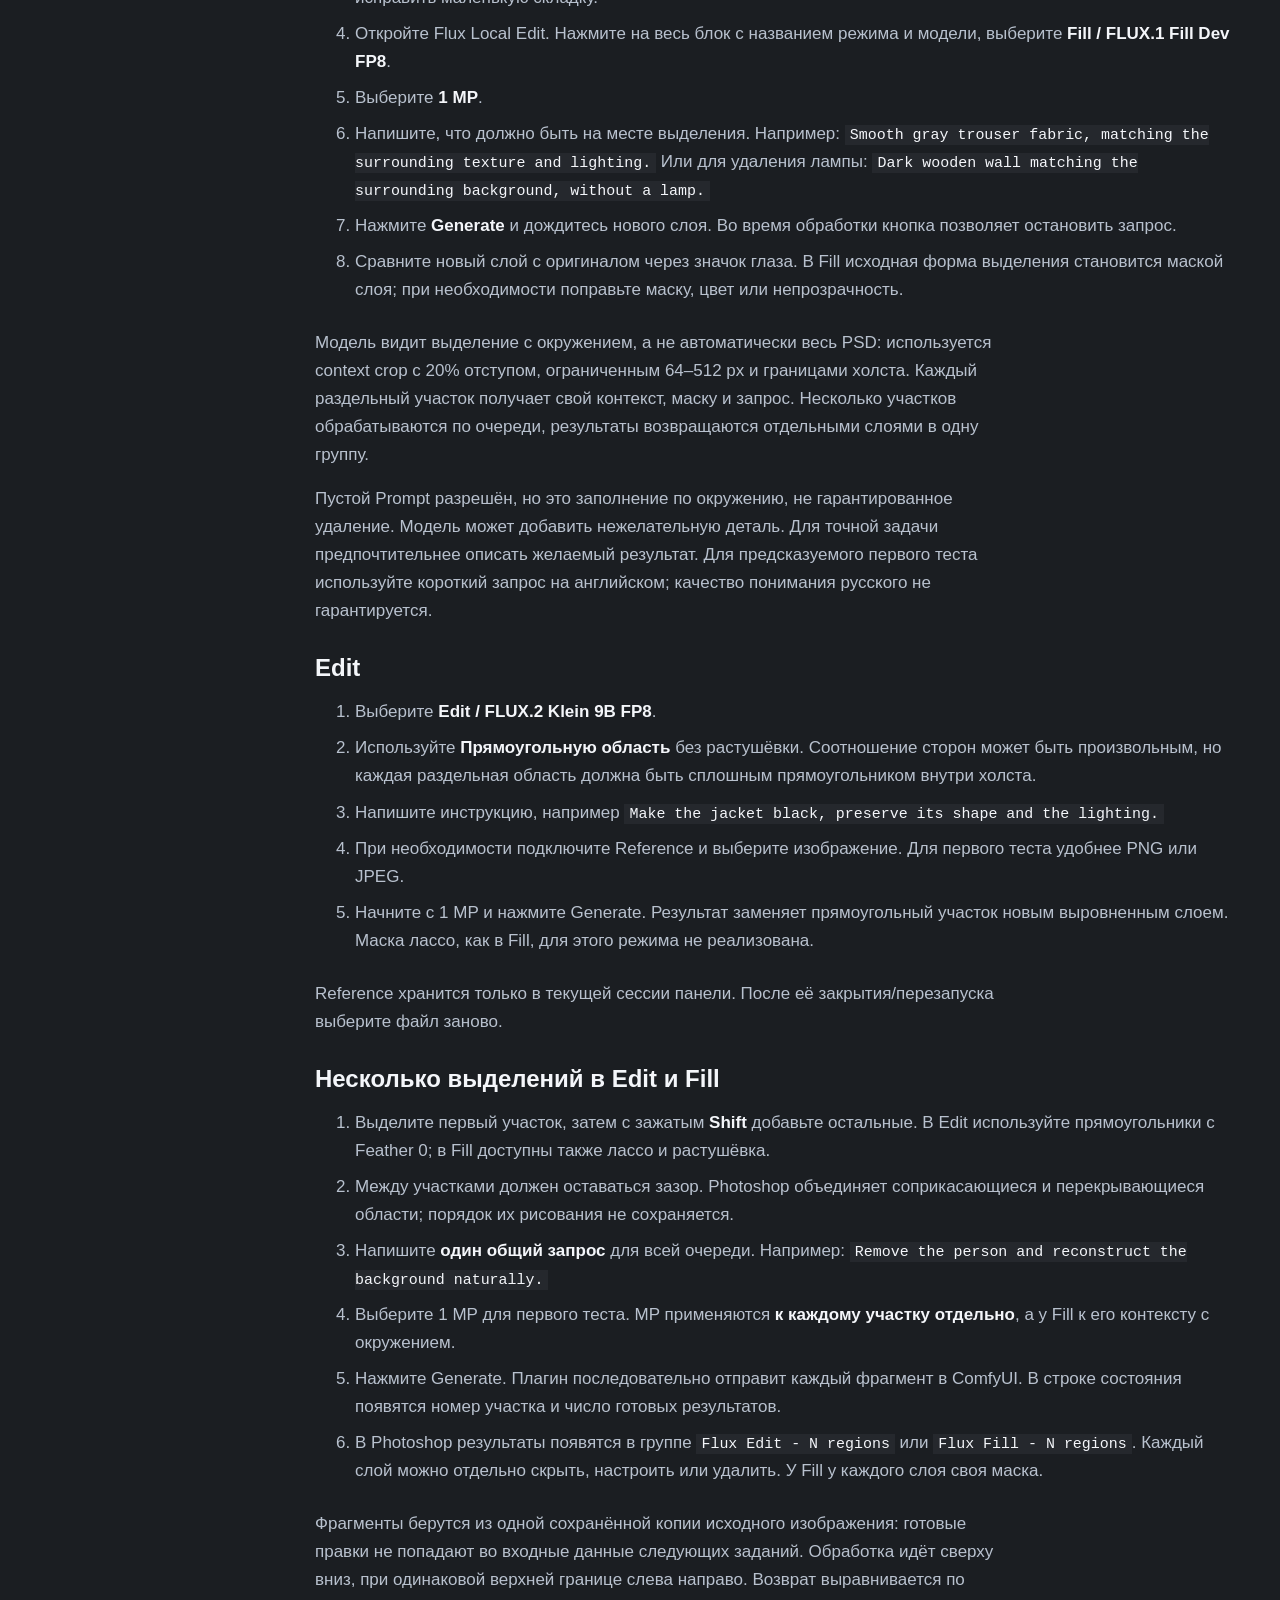
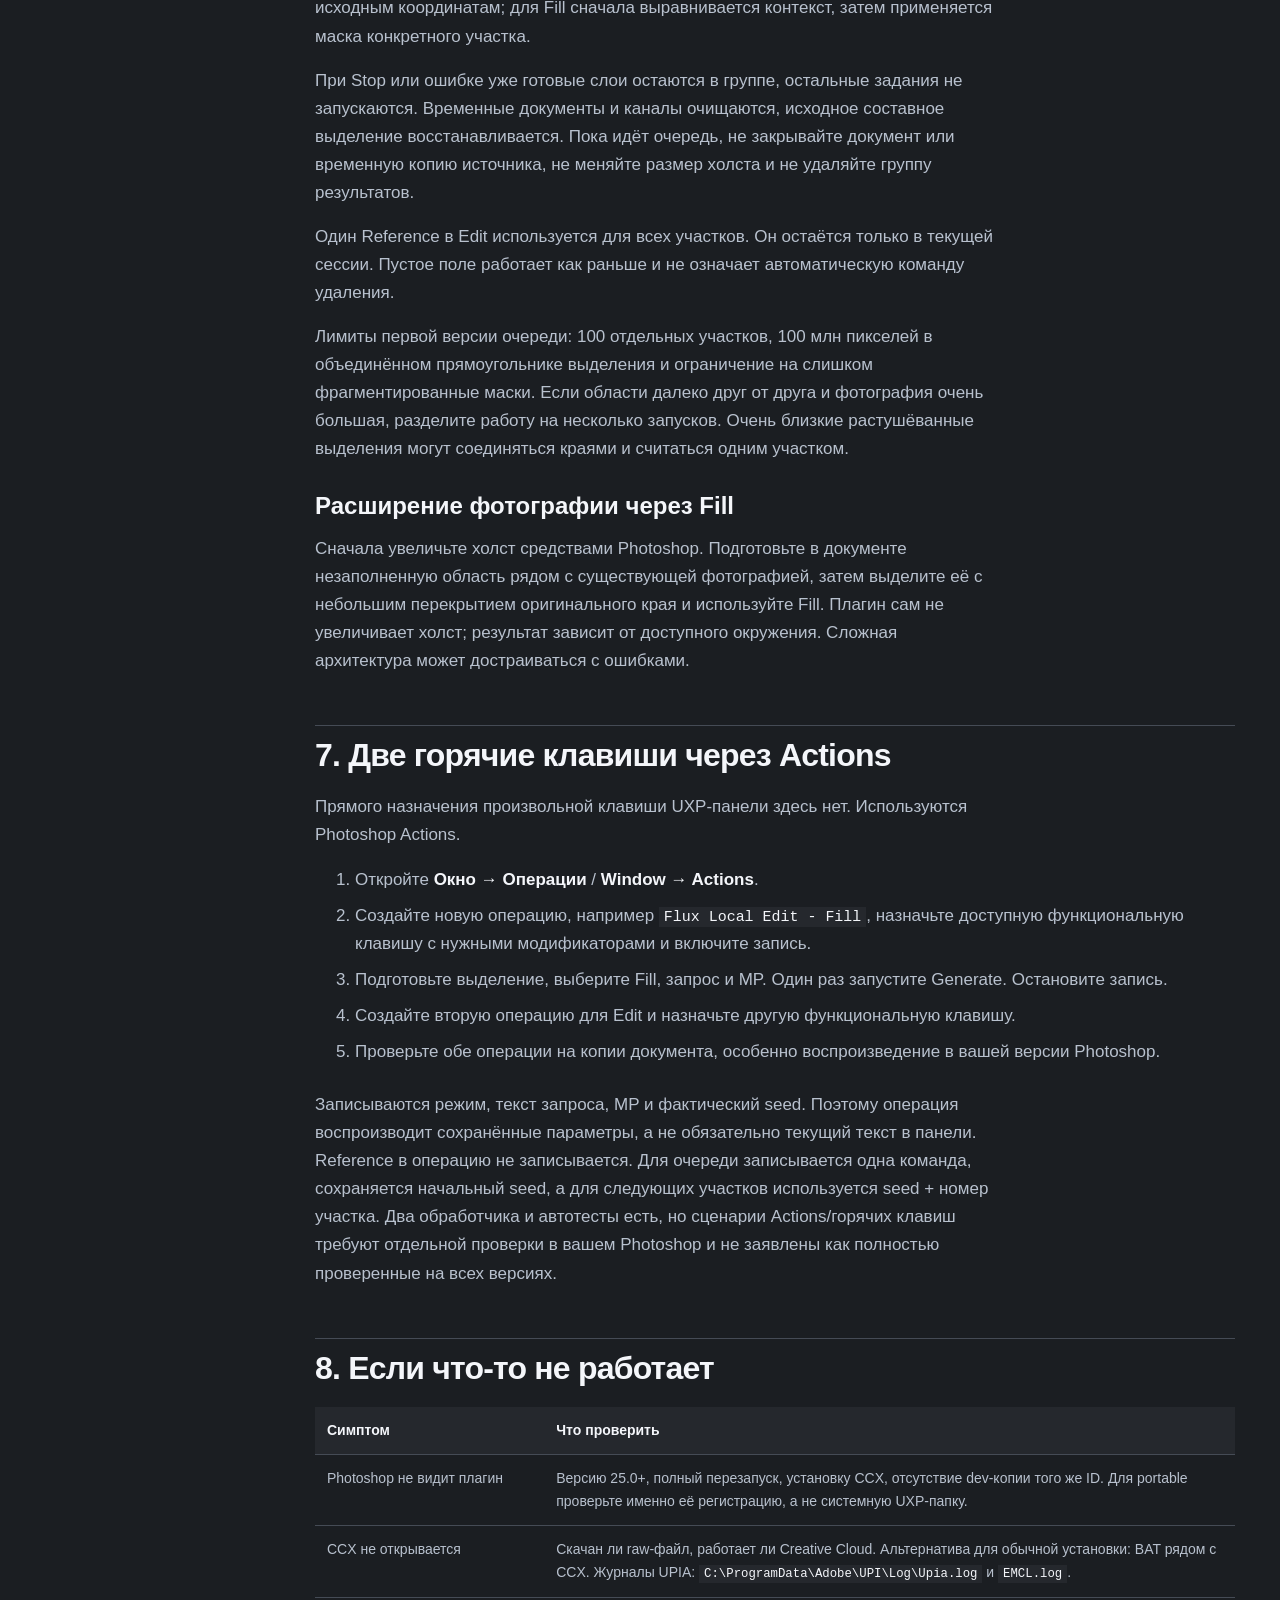
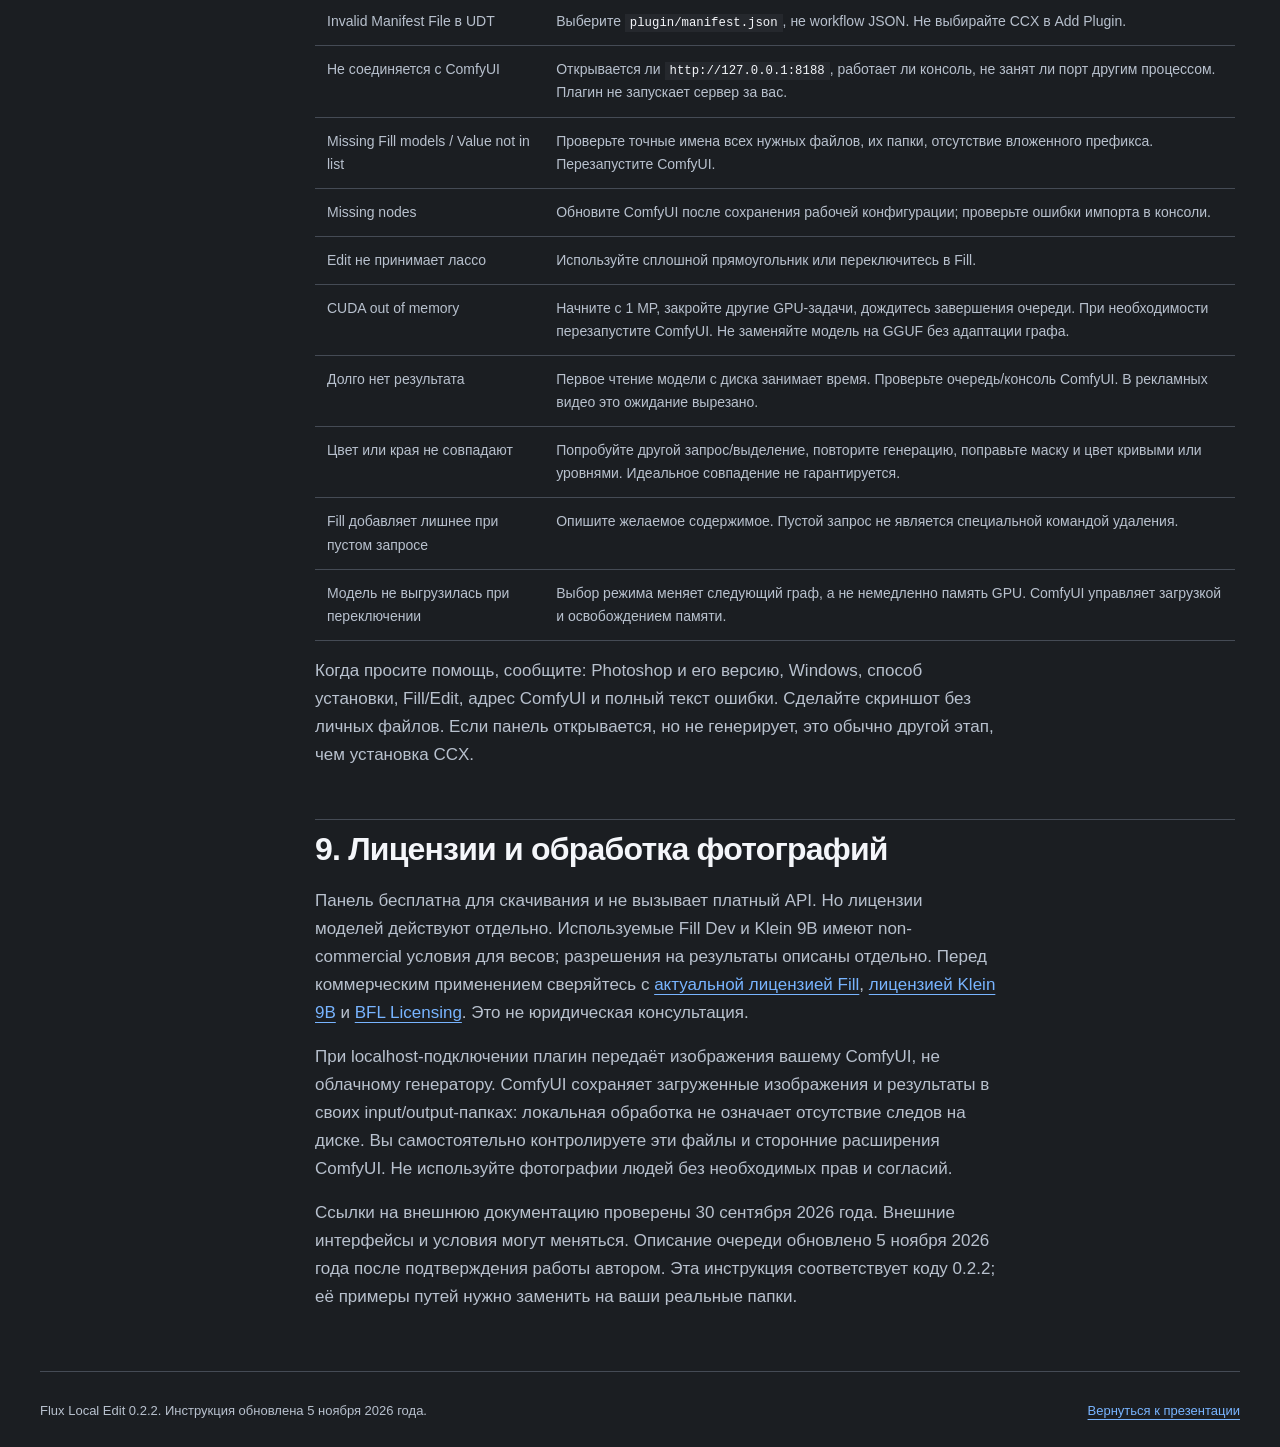
<file: docs/installation.html>
<!doctype html><html lang="ru"><head><meta charset="utf-8"><meta name="viewport" content="width=device-width,initial-scale=1"><title>Установка с нуля | Flux Local Edit</title><link rel="stylesheet" href="assets/site.css"><script src="assets/site.js" defer></script></head><body><a class="skip" href="#guide-main">Перейти к инструкции</a><header class="site-header wrap guide-header"><a class="brand" href="index.html"><span class="brand-mark" aria-hidden="true">F</span>Flux Local Edit</a><nav aria-label="Навигация"><a href="index.html">Презентация</a><a href="installation.html">Установка</a><a href="portable.html">Portable</a></nav></header><main class="guide-layout wrap"><aside class="guide-toc"><strong>В этой инструкции</strong><nav aria-label="Содержание"><a href="#requirements">Требования</a><a href="#photoshop">Панель Photoshop</a><a href="#comfyui">ComfyUI</a><a href="#models">Модели</a><a href="#workflow">Шаблоны</a><a href="#first-run">Первый запуск</a><a href="#multi-region">Несколько областей</a><a href="#actions">Горячие клавиши</a><a href="#troubleshooting">Ошибки</a><a href="#licenses">Лицензии</a></nav><button class="button print-button" data-print>Печать / PDF</button></aside><article id="guide-main" class="guide-content"><h1>Установка Flux Local Edit с нуля</h1>
<p>Эта инструкция для CCX 0.2.2. Если вы скачали свежие исходники, откройте <a href="https://github.com/kuznetsovphotographer-prog/Flux-Local-Edit/blob/main/docs/INSTALLATION_0.4.0_RU.md">инструкцию для Local Edit 0.4.0</a>.</p>
<p>Основной путь описан для Windows и NVIDIA. Если ComfyUI уже работает, не устанавливайте второй экземпляр: проверьте адрес и модели, затем переходите к первому запуску.</p>
<p>Панель Photoshop и ComfyUI устанавливаются отдельно. Панель может открываться без ComfyUI, но генерация без сервера и моделей не начнётся.</p>
<p><a id="requirements"></a></p>
<h2>1. Проверьте, что понадобится</h2>
<ul>
<li>Photoshop 25.0 (2024) или новее. Проверенная автором конфигурация: Windows, portable Photoshop 27.8.</li>
<li>Для обычной установки CCX: работающий Adobe Creative Cloud Desktop. Для разработки можно использовать UXP Developer Tool.</li>
<li>Актуальный ComfyUI с поддержкой FLUX.1 Fill и FLUX.2 Klein.</li>
<li>Достаточно места для ComfyUI и моделей. Итоговые семь файлов занимают десятки гигабайт; подготовка Fill из официальных весов временно требует ещё места для исходного файла около 24 GB и результата около 12 GB. Оставьте запас.</li>
<li>Подходящая видеокарта, оперативная память и актуальный драйвер. Проверенный универсальный минимум VRAM для этой пары моделей не установлен. FP8 уменьшает объём весов, но не гарантирует работу на любой видеокарте. Начните с 1 MP, не с 4 MP.</li>
</ul>
<p>Код UXP-панели не привязан только к Windows, но установка и генерация на macOS в этом релизе не проверены. Не обещаем работу на Mac без теста.</p>
<p><a id="photoshop"></a></p>
<h2>2. Установите панель в Photoshop</h2>
<h3>Обычный Photoshop с Creative Cloud</h3>
<ol>
<li>Скачайте <a href="https://github.com/kuznetsovphotographer-prog/Flux-Local-Edit/releases/download/v0.2.2/com.local.photoshop.flux-local-edit_PS.ccx">com.local.photoshop.flux-local-edit_PS.ccx</a> из релиза 0.2.2.</li>
<li>Сохраните открытые документы и закройте Photoshop.</li>
<li>Дважды щёлкните CCX. Подтвердите установку в Creative Cloud Desktop. <a href="https://developer.adobe.com/uxp/guides/how-to/distribution/install/">Официальная установка Adobe</a>.</li>
<li>Запустите Photoshop заново.</li>
<li>Откройте <strong>Подключаемые модули → Flux Local Edit → Flux Local Edit</strong>. В английском интерфейсе: <strong>Plugins → Flux Local Edit → Flux Local Edit</strong>.</li>
</ol>
<p>Если двойной щелчок не помог, скачайте <code>INSTALL_PLUGIN.bat</code> со <a href="https://github.com/kuznetsovphotographer-prog/Flux-Local-Edit/releases/tag/v0.2.2">страницы релиза 0.2.2</a> и запустите. Файл CCX должен лежать рядом с BAT. Скрипт использует официальный установщик Adobe, запрашивает права администратора и запускает его из <code>C:\</code>. Creative Cloud и UPIA всё равно должны быть установлены. Этот BAT не является установщиком для portable-сборки.</p>
<p>После установки через UPIA тоже полностью перезапустите Photoshop. Одна надпись Installed ещё не подтверждает, что нужная копия Photoshop увидела панель.</p>
<h3>Через UXP Developer Tool</h3>
<p>Подходит для исходников и разработки, если UDT уже доступен. <a href="https://developer.adobe.com/uxp/guides/how-to/developer-tools/">Инструменты разработчика Adobe</a>.</p>
<ol>
<li>Скачайте ZIP всего репозитория и распакуйте в постоянную папку, например <code>C:\FluxLocalEdit</code>.</li>
<li>В Photoshop откройте <strong>Правка → Установки → Подключаемые модули</strong> и включите режим разработчика, если он требуется вашим UDT. Перезапустите Photoshop.</li>
<li>Запустите Photoshop и UXP Developer Tool.</li>
<li>Нажмите <strong>Add Plugin</strong> и выберите <strong>plugin/manifest.json</strong>.</li>
<li>Нажмите <strong>Load</strong>, затем откройте панель через меню Photoshop.</li>
</ol>
<p>Нельзя выбирать workflow JSON из папки workflows. Ошибка Invalid Manifest File означает, что выбран не manifest плагина либо повреждён сам manifest. Не загружайте две копии одного ID одновременно: перед установкой CCX выгрузите dev-копию через Unload.</p>
<h3>Portable Photoshop без Creative Cloud</h3>
<p>Не копируйте CCX в обычную папку Plug-ins: UXP работает иначе. Для конкретного лаунчера <code>C:\Photoshop\PhotoshopPortable.exe</code> подготовлена <a href="portable.html">отдельная инструкция</a>. Она не универсальна для всех portable-сборок. Для другой сборки сначала нужно найти её UXP-хранилище и способ регистрации.</p>
<p><a id="comfyui"></a></p>
<h2>3. Установите и запустите ComfyUI</h2>
<p>Ниже используется официальный portable-пакет ComfyUI для Windows. Он не связан с portable Photoshop и не изменяет Photoshop.</p>
<ol>
<li>Откройте <a href="https://docs.comfy.org/installation/comfyui_portable_windows">официальную инструкцию ComfyUI Portable</a>. Выберите сборку для своей видеокарты. Для NVIDIA используйте подходящий пакет NVIDIA, учитывая требования текущей сборки к драйверу.</li>
<li>Скачайте архив. Распакуйте его полностью, например в <code>C:\AI\ComfyUI_windows_portable</code>. При необходимости используйте 7-Zip. Не запускайте BAT прямо из архива.</li>
<li>В распакованной папке найдите <code>run_nvidia_gpu.bat</code> и запустите его. Python уже входит в пакет, отдельно устанавливать его для этого пути не нужно.</li>
<li>Дождитесь в консоли адреса <code>http://127.0.0.1:8188</code>. Откройте его в браузере, если браузер не открылся сам.</li>
<li>Не закрывайте консоль ComfyUI во время генерации.</li>
</ol>
<p>Плагин 0.2.2 использует фиксированный адрес <code>http://127.0.0.1:8188</code>. Если другой экземпляр работает на 8189 или Desktop выбрал другой порт, это не тот сервер. Для этой инструкции используйте один экземпляр на 8188. Не открывайте порт в интернет и не включайте <code>--listen 0.0.0.0</code> для работы на одном компьютере.</p>
<p>Если ComfyUI установлен через Stability Matrix, запускайте существующий пакет там. Папки моделей могут быть общими или подключёнными через <code>extra_model_paths.yaml</code>. Проверяйте доступность имён через ComfyUI, а не только наличие файлов на диске. Сначала сохраните настройки перед их изменением.</p>
<p>Для AMD/Intel используйте официальную инструкцию соответствующей сборки, а не NVIDIA BAT. Эти варианты для данного плагина отдельно не тестировались.</p>
<p><a id="models"></a></p>
<h2>4. Скачайте модели и положите в нужные папки</h2>
<p>Для Fill нужны четыре файла, для Edit три. Для работы обоих режимов нужен весь список. На Hugging Face откройте <strong>Files and versions</strong>, выберите нужный файл и нажмите Download. Не скачивайте весь репозиторий модели и не загружайте diffusers-папки вместо одиночного <code>.safetensors</code>.</p>
<p>Для gated-моделей BFL понадобится аккаунт Hugging Face и принятие условий модели. Ошибка 401/403 обычно означает отсутствие доступа; это не ошибка Photoshop.</p>
<div class="table-scroll" tabindex="0" role="region" aria-label="Таблица, доступна горизонтальная прокрутка"><table>
<thead>
<tr>
<th>Режим</th>
<th>Точное имя файла для плагина</th>
<th>Папка внутри ComfyUI</th>
<th>Откуда взять</th>
</tr>
</thead>
<tbody><tr>
<td>Fill</td>
<td><code>flux1-fill-dev-fp8.safetensors</code></td>
<td><code>models/diffusion_models/</code></td>
<td>Официальный <a href="https://huggingface.co/black-forest-labs/FLUX.1-Fill-dev/tree/main">FLUX.1 Fill Dev</a>, затем подготовка FP8 ниже</td>
</tr>
<tr>
<td>Fill</td>
<td><code>clip_l.safetensors</code></td>
<td><code>models/text_encoders/</code></td>
<td><a href="https://huggingface.co/comfyanonymous/flux_text_encoders/tree/main">Текстовые энкодеры FLUX</a></td>
</tr>
<tr>
<td>Fill</td>
<td><code>t5xxl_fp8_e4m3fn.safetensors</code></td>
<td><code>models/text_encoders/</code></td>
<td><a href="https://huggingface.co/comfyanonymous/flux_text_encoders/tree/main">Текстовые энкодеры FLUX</a></td>
</tr>
<tr>
<td>Fill</td>
<td><code>ae.safetensors</code></td>
<td><code>models/vae/</code></td>
<td><a href="https://huggingface.co/black-forest-labs/FLUX.1-Fill-dev/tree/main">Официальный FLUX.1 Fill Dev</a></td>
</tr>
<tr>
<td>Edit</td>
<td><code>flux-2-klein-9b-fp8.safetensors</code></td>
<td><code>models/diffusion_models/</code></td>
<td><a href="https://huggingface.co/black-forest-labs/FLUX.2-klein-9b-fp8/tree/main">Официальный Klein 9B FP8</a></td>
</tr>
<tr>
<td>Edit</td>
<td><code>qwen_3_8b_fp8mixed.safetensors</code></td>
<td><code>models/text_encoders/</code></td>
<td><a href="https://huggingface.co/Comfy-Org/vae-text-encorder-for-flux-klein-9b/tree/main/split_files/text_encoders">Энкодер Klein 9B от Comfy-Org</a></td>
</tr>
<tr>
<td>Edit</td>
<td><code>flux2-vae.safetensors</code></td>
<td><code>models/vae/</code></td>
<td><a href="https://huggingface.co/Comfy-Org/vae-text-encorder-for-flux-klein-9b/tree/main/split_files/vae">VAE Klein от Comfy-Org</a></td>
</tr>
</tbody></table></div>
<p>Это имена из конфигурации плагина, а не произвольные рекомендации. <strong>Klein 4B, base 9B, GGUF и другие энкодеры не являются заменой для этого релиза.</strong> Изменение модели в открытом браузерном workflow не меняет граф, который отправляет плагин.</p>
<h3>Как подготовить Fill FP8 из официального файла</h3>
<p>Официальный файл <code>flux1-fill-dev.safetensors</code> и нужный плагину <code>flux1-fill-dev-fp8.safetensors</code> не равнозначны. Переименование не меняет точность весов.</p>
<p>Самый воспроизводимый путь без случайных перепаковок:</p>
<ol>
<li>Скачайте официальный одиночный <code>flux1-fill-dev.safetensors</code> в <code>C:\AI\Downloads</code>. Исходник занимает около 24 GB.</li>
<li>Скачайте весь пакет публикации, чтобы был доступен <code>tools/convert_fill_fp8.py</code>. В примере ниже пакет распакован в <code>C:\FluxLocalEdit</code>.</li>
<li>Закройте генерации ComfyUI на время подготовки. Откройте PowerShell и выполните:</li>
</ol>
<pre><code class="language-powershell">&amp; &quot;C:\AI\ComfyUI_windows_portable\python_embeded\python.exe&quot; &quot;C:\FluxLocalEdit\tools\convert_fill_fp8.py&quot; &quot;C:\AI\Downloads\flux1-fill-dev.safetensors&quot; &quot;C:\AI\ComfyUI_windows_portable\ComfyUI\models\diffusion_models\flux1-fill-dev-fp8.safetensors&quot;
</code></pre>
<ol start="4">
<li>Дождитесь сообщения <code>Saved</code>. Скрипт переводит веса в unscaled FP8 E4M3 на CPU, сохраняет ключи/формы и проверяет контейнер. Он не меняет исходник и откажется перезаписывать уже существующий выходной файл. Нужен Python именно из ComfyUI с torch и safetensors, а не случайный системный Python.</li>
<li>Результат будет около 12 GB. Квантование может немного изменить качество по сравнению с исходными весами. Полный цикл генерации именно с заново сконвертированным официальным файлом пока не проверен автором; первый небольшой Fill-тест обязателен. Если у вас уже есть рабочий FP8-файл, конвертация не нужна.</li>
</ol>
<p>Скрипт обрабатывает веса по одному тензору, но запас RAM и диска всё равно нужен. При ошибке он удаляет только собственный временный <code>.partial</code>, исходный файл остаётся. <code>ModuleNotFoundError</code> означает, что выбран не Python ComfyUI либо его окружение повреждено. Не устанавливайте зависимости в системный Python наугад.</p>
<h3>Итоговая структура папок</h3>
<pre><code class="language-text">ComfyUI_windows_portable/
  ComfyUI/
    models/
      diffusion_models/
        flux1-fill-dev-fp8.safetensors
        flux-2-klein-9b-fp8.safetensors
      text_encoders/
        clip_l.safetensors
        t5xxl_fp8_e4m3fn.safetensors
        qwen_3_8b_fp8mixed.safetensors
      vae/
        ae.safetensors
        flux2-vae.safetensors
</code></pre>
<p>Не кладите эти файлы в <code>checkpoints</code>. Не добавляйте вложенную папку с названием модели: для текущей конфигурации важно, чтобы ComfyUI видел именно указанные имена без префикса каталога. После копирования моделей полностью перезапустите ComfyUI.</p>
<p><a id="workflow"></a></p>
<h2>5. Какой шаблон нужен в ComfyUI</h2>
<p><strong>Для работы из Photoshop скачивать внешний шаблон не обязательно.</strong> Плагин сам строит API-граф Fill и использует комплектный граф Edit. Браузерный canvas ComfyUI может оставаться пустым.</p>
<p>Если хотите проверить ComfyUI отдельно от Photoshop:</p>
<ul>
<li>Для Edit перетащите в ComfyUI комплектный <a href="../workflows/image_flux2_klein_image_edit_9b_distilled.json">image_flux2_klein_image_edit_9b_distilled.json</a>. Выберите нужные модели в загрузчиках и свою картинку в Load Image; проверьте обе ветки, если используете Reference. Это UI-workflow, не UXP manifest.</li>
<li>Для Fill в библиотеке шаблонов найдите <strong>Flux.1 Inpaint</strong>. Порядок работы и официальный пример есть в <a href="https://docs.comfy.org/tutorials/flux/flux-1-fill-dev">инструкции ComfyUI Fill</a>. Официальный пример может использовать полноточный Fill и T5 FP16; для проверки вашей FP8-конфигурации выберите установленные файлы в Load Diffusion Model, DualCLIPLoader и Load VAE. Загрузите изображение, нарисуйте маску через Mask Editor и запустите граф.</li>
<li>Для Klein правильное семейство шаблона: <strong>Flux.2 Klein 9B Distilled / Image Edit</strong>. <a href="https://docs.comfy.org/tutorials/flux/flux-2-klein">Официальный разбор ComfyUI</a>.</li>
</ul>
<p>Плагин использует core-ноды. Не нужно устанавливать случайные наборы custom nodes по старым видео. Если нет Flux2Scheduler, ReferenceLatent, DifferentialDiffusion или InpaintModelConditioning, проверьте обновление ComfyUI и ошибки импорта в его консоли. Сохраните рабочую конфигурацию перед обновлением.</p>
<p><a id="first-run"></a></p>
<h2>6. Первая генерация в Photoshop</h2>
<h3>Fill</h3>
<ol>
<li>Запустите ComfyUI на 8188. Сначала убедитесь, что его страница открывается в браузере.</li>
<li>Откройте фотографию в Photoshop. Для первого теста используйте RGB 8 bit, обычный небольшой участок и сохранённую копию документа.</li>
<li>Лассо выделите деталь вместе с небольшим запасом по краям. Не выделяйте всю фотографию, если хотите исправить маленькую складку.</li>
<li>Откройте Flux Local Edit. Нажмите на весь блок с названием режима и модели, выберите <strong>Fill / FLUX.1 Fill Dev FP8</strong>.</li>
<li>Выберите <strong>1 MP</strong>.</li>
<li>Напишите, что должно быть на месте выделения. Например: <code>Smooth gray trouser fabric, matching the surrounding texture and lighting.</code> Или для удаления лампы: <code>Dark wooden wall matching the surrounding background, without a lamp.</code></li>
<li>Нажмите <strong>Generate</strong> и дождитесь нового слоя. Во время обработки кнопка позволяет остановить запрос.</li>
<li>Сравните новый слой с оригиналом через значок глаза. В Fill исходная форма выделения становится маской слоя; при необходимости поправьте маску, цвет или непрозрачность.</li>
</ol>
<p>Модель видит выделение с окружением, а не автоматически весь PSD: используется context crop с 20% отступом, ограниченным 64–512 px и границами холста. Каждый раздельный участок получает свой контекст, маску и запрос. Несколько участков обрабатываются по очереди, результаты возвращаются отдельными слоями в одну группу.</p>
<p>Пустой Prompt разрешён, но это заполнение по окружению, не гарантированное удаление. Модель может добавить нежелательную деталь. Для точной задачи предпочтительнее описать желаемый результат. Для предсказуемого первого теста используйте короткий запрос на английском; качество понимания русского не гарантируется.</p>
<h3>Edit</h3>
<ol>
<li>Выберите <strong>Edit / FLUX.2 Klein 9B FP8</strong>.</li>
<li>Используйте <strong>Прямоугольную область</strong> без растушёвки. Соотношение сторон может быть произвольным, но каждая раздельная область должна быть сплошным прямоугольником внутри холста.</li>
<li>Напишите инструкцию, например <code>Make the jacket black, preserve its shape and the lighting.</code></li>
<li>При необходимости подключите Reference и выберите изображение. Для первого теста удобнее PNG или JPEG.</li>
<li>Начните с 1 MP и нажмите Generate. Результат заменяет прямоугольный участок новым выровненным слоем. Маска лассо, как в Fill, для этого режима не реализована.</li>
</ol>
<p>Reference хранится только в текущей сессии панели. После её закрытия/перезапуска выберите файл заново.</p>
<p><a id="multi-region"></a></p>
<h3>Несколько выделений в Edit и Fill</h3>
<ol>
<li>Выделите первый участок, затем с зажатым <strong>Shift</strong> добавьте остальные. В Edit используйте прямоугольники с Feather 0; в Fill доступны также лассо и растушёвка.</li>
<li>Между участками должен оставаться зазор. Photoshop объединяет соприкасающиеся и перекрывающиеся области; порядок их рисования не сохраняется.</li>
<li>Напишите <strong>один общий запрос</strong> для всей очереди. Например: <code>Remove the person and reconstruct the background naturally.</code></li>
<li>Выберите 1 MP для первого теста. MP применяются <strong>к каждому участку отдельно</strong>, а у Fill к его контексту с окружением.</li>
<li>Нажмите Generate. Плагин последовательно отправит каждый фрагмент в ComfyUI. В строке состояния появятся номер участка и число готовых результатов.</li>
<li>В Photoshop результаты появятся в группе <code>Flux Edit - N regions</code> или <code>Flux Fill - N regions</code>. Каждый слой можно отдельно скрыть, настроить или удалить. У Fill у каждого слоя своя маска.</li>
</ol>
<p>Фрагменты берутся из одной сохранённой копии исходного изображения: готовые правки не попадают во входные данные следующих заданий. Обработка идёт сверху вниз, при одинаковой верхней границе слева направо. Возврат выравнивается по исходным координатам; для Fill сначала выравнивается контекст, затем применяется маска конкретного участка.</p>
<p>При Stop или ошибке уже готовые слои остаются в группе, остальные задания не запускаются. Временные документы и каналы очищаются, исходное составное выделение восстанавливается. Пока идёт очередь, не закрывайте документ или временную копию источника, не меняйте размер холста и не удаляйте группу результатов.</p>
<p>Один Reference в Edit используется для всех участков. Он остаётся только в текущей сессии. Пустое поле работает как раньше и не означает автоматическую команду удаления.</p>
<p>Лимиты первой версии очереди: 100 отдельных участков, 100 млн пикселей в объединённом прямоугольнике выделения и ограничение на слишком фрагментированные маски. Если области далеко друг от друга и фотография очень большая, разделите работу на несколько запусков. Очень близкие растушёванные выделения могут соединяться краями и считаться одним участком.</p>
<h3>Расширение фотографии через Fill</h3>
<p>Сначала увеличьте холст средствами Photoshop. Подготовьте в документе незаполненную область рядом с существующей фотографией, затем выделите её с небольшим перекрытием оригинального края и используйте Fill. Плагин сам не увеличивает холст; результат зависит от доступного окружения. Сложная архитектура может достраиваться с ошибками.</p>
<p><a id="actions"></a></p>
<h2>7. Две горячие клавиши через Actions</h2>
<p>Прямого назначения произвольной клавиши UXP-панели здесь нет. Используются Photoshop Actions.</p>
<ol>
<li>Откройте <strong>Окно → Операции</strong> / <strong>Window → Actions</strong>.</li>
<li>Создайте новую операцию, например <code>Flux Local Edit - Fill</code>, назначьте доступную функциональную клавишу с нужными модификаторами и включите запись.</li>
<li>Подготовьте выделение, выберите Fill, запрос и MP. Один раз запустите Generate. Остановите запись.</li>
<li>Создайте вторую операцию для Edit и назначьте другую функциональную клавишу.</li>
<li>Проверьте обе операции на копии документа, особенно воспроизведение в вашей версии Photoshop.</li>
</ol>
<p>Записываются режим, текст запроса, MP и фактический seed. Поэтому операция воспроизводит сохранённые параметры, а не обязательно текущий текст в панели. Reference в операцию не записывается. Для очереди записывается одна команда, сохраняется начальный seed, а для следующих участков используется seed + номер участка. Два обработчика и автотесты есть, но сценарии Actions/горячих клавиш требуют отдельной проверки в вашем Photoshop и не заявлены как полностью проверенные на всех версиях.</p>
<p><a id="troubleshooting"></a></p>
<h2>8. Если что-то не работает</h2>
<div class="table-scroll" tabindex="0" role="region" aria-label="Таблица, доступна горизонтальная прокрутка"><table>
<thead>
<tr>
<th>Симптом</th>
<th>Что проверить</th>
</tr>
</thead>
<tbody><tr>
<td>Photoshop не видит плагин</td>
<td>Версию 25.0+, полный перезапуск, установку CCX, отсутствие dev-копии того же ID. Для portable проверьте именно её регистрацию, а не системную UXP-папку.</td>
</tr>
<tr>
<td>CCX не открывается</td>
<td>Скачан ли raw-файл, работает ли Creative Cloud. Альтернатива для обычной установки: BAT рядом с CCX. Журналы UPIA: <code>C:\ProgramData\Adobe\UPI\Log\Upia.log</code> и <code>EMCL.log</code>.</td>
</tr>
<tr>
<td>Invalid Manifest File в UDT</td>
<td>Выберите <code>plugin/manifest.json</code>, не workflow JSON. Не выбирайте CCX в Add Plugin.</td>
</tr>
<tr>
<td>Не соединяется с ComfyUI</td>
<td>Открывается ли <code>http://127.0.0.1:8188</code>, работает ли консоль, не занят ли порт другим процессом. Плагин не запускает сервер за вас.</td>
</tr>
<tr>
<td>Missing Fill models / Value not in list</td>
<td>Проверьте точные имена всех нужных файлов, их папки, отсутствие вложенного префикса. Перезапустите ComfyUI.</td>
</tr>
<tr>
<td>Missing nodes</td>
<td>Обновите ComfyUI после сохранения рабочей конфигурации; проверьте ошибки импорта в консоли.</td>
</tr>
<tr>
<td>Edit не принимает лассо</td>
<td>Используйте сплошной прямоугольник или переключитесь в Fill.</td>
</tr>
<tr>
<td>CUDA out of memory</td>
<td>Начните с 1 MP, закройте другие GPU-задачи, дождитесь завершения очереди. При необходимости перезапустите ComfyUI. Не заменяйте модель на GGUF без адаптации графа.</td>
</tr>
<tr>
<td>Долго нет результата</td>
<td>Первое чтение модели с диска занимает время. Проверьте очередь/консоль ComfyUI. В рекламных видео это ожидание вырезано.</td>
</tr>
<tr>
<td>Цвет или края не совпадают</td>
<td>Попробуйте другой запрос/выделение, повторите генерацию, поправьте маску и цвет кривыми или уровнями. Идеальное совпадение не гарантируется.</td>
</tr>
<tr>
<td>Fill добавляет лишнее при пустом запросе</td>
<td>Опишите желаемое содержимое. Пустой запрос не является специальной командой удаления.</td>
</tr>
<tr>
<td>Модель не выгрузилась при переключении</td>
<td>Выбор режима меняет следующий граф, а не немедленно память GPU. ComfyUI управляет загрузкой и освобождением памяти.</td>
</tr>
</tbody></table></div>
<p>Когда просите помощь, сообщите: Photoshop и его версию, Windows, способ установки, Fill/Edit, адрес ComfyUI и полный текст ошибки. Сделайте скриншот без личных файлов. Если панель открывается, но не генерирует, это обычно другой этап, чем установка CCX.</p>
<p><a id="licenses"></a></p>
<h2>9. Лицензии и обработка фотографий</h2>
<p>Панель бесплатна для скачивания и не вызывает платный API. Но лицензии моделей действуют отдельно. Используемые Fill Dev и Klein 9B имеют non-commercial условия для весов; разрешения на результаты описаны отдельно. Перед коммерческим применением сверяйтесь с <a href="https://huggingface.co/black-forest-labs/FLUX.1-Fill-dev/blob/main/LICENSE.md">актуальной лицензией Fill</a>, <a href="https://huggingface.co/black-forest-labs/FLUX.2-klein-9b-fp8/blob/main/LICENSE.md">лицензией Klein 9B</a> и <a href="https://bfl.ai/licensing">BFL Licensing</a>. Это не юридическая консультация.</p>
<p>При localhost-подключении плагин передаёт изображения вашему ComfyUI, не облачному генератору. ComfyUI сохраняет загруженные изображения и результаты в своих input/output-папках: локальная обработка не означает отсутствие следов на диске. Вы самостоятельно контролируете эти файлы и сторонние расширения ComfyUI. Не используйте фотографии людей без необходимых прав и согласий.</p>
<p>Ссылки на внешнюю документацию проверены 30 сентября 2026 года. Внешние интерфейсы и условия могут меняться. Описание очереди обновлено 5 ноября 2026 года после подтверждения работы автором. Эта инструкция соответствует коду 0.2.2; её примеры путей нужно заменить на ваши реальные папки.</p>
</article></main><footer class="wrap"><p>Flux Local Edit 0.2.2. Инструкция обновлена 5 ноября 2026 года.</p><a href="index.html">Вернуться к презентации</a></footer></body></html>
</file>
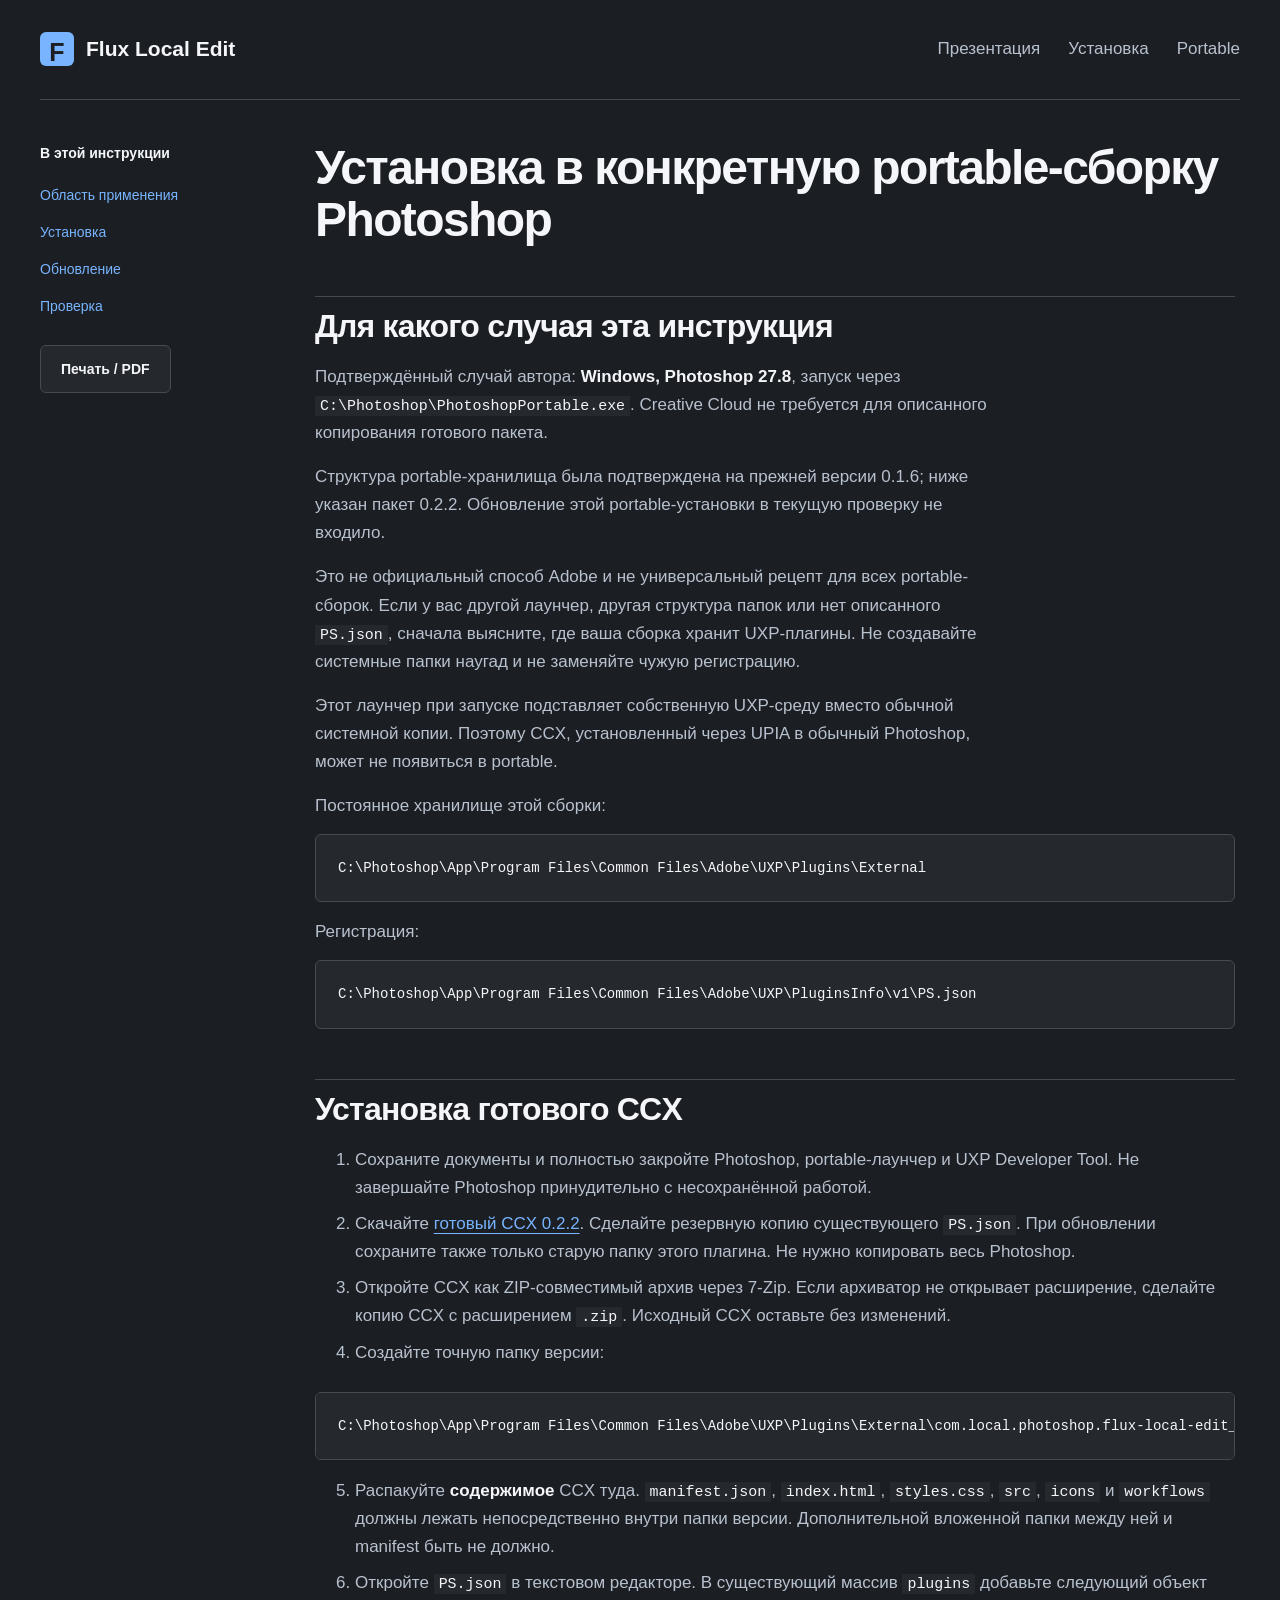
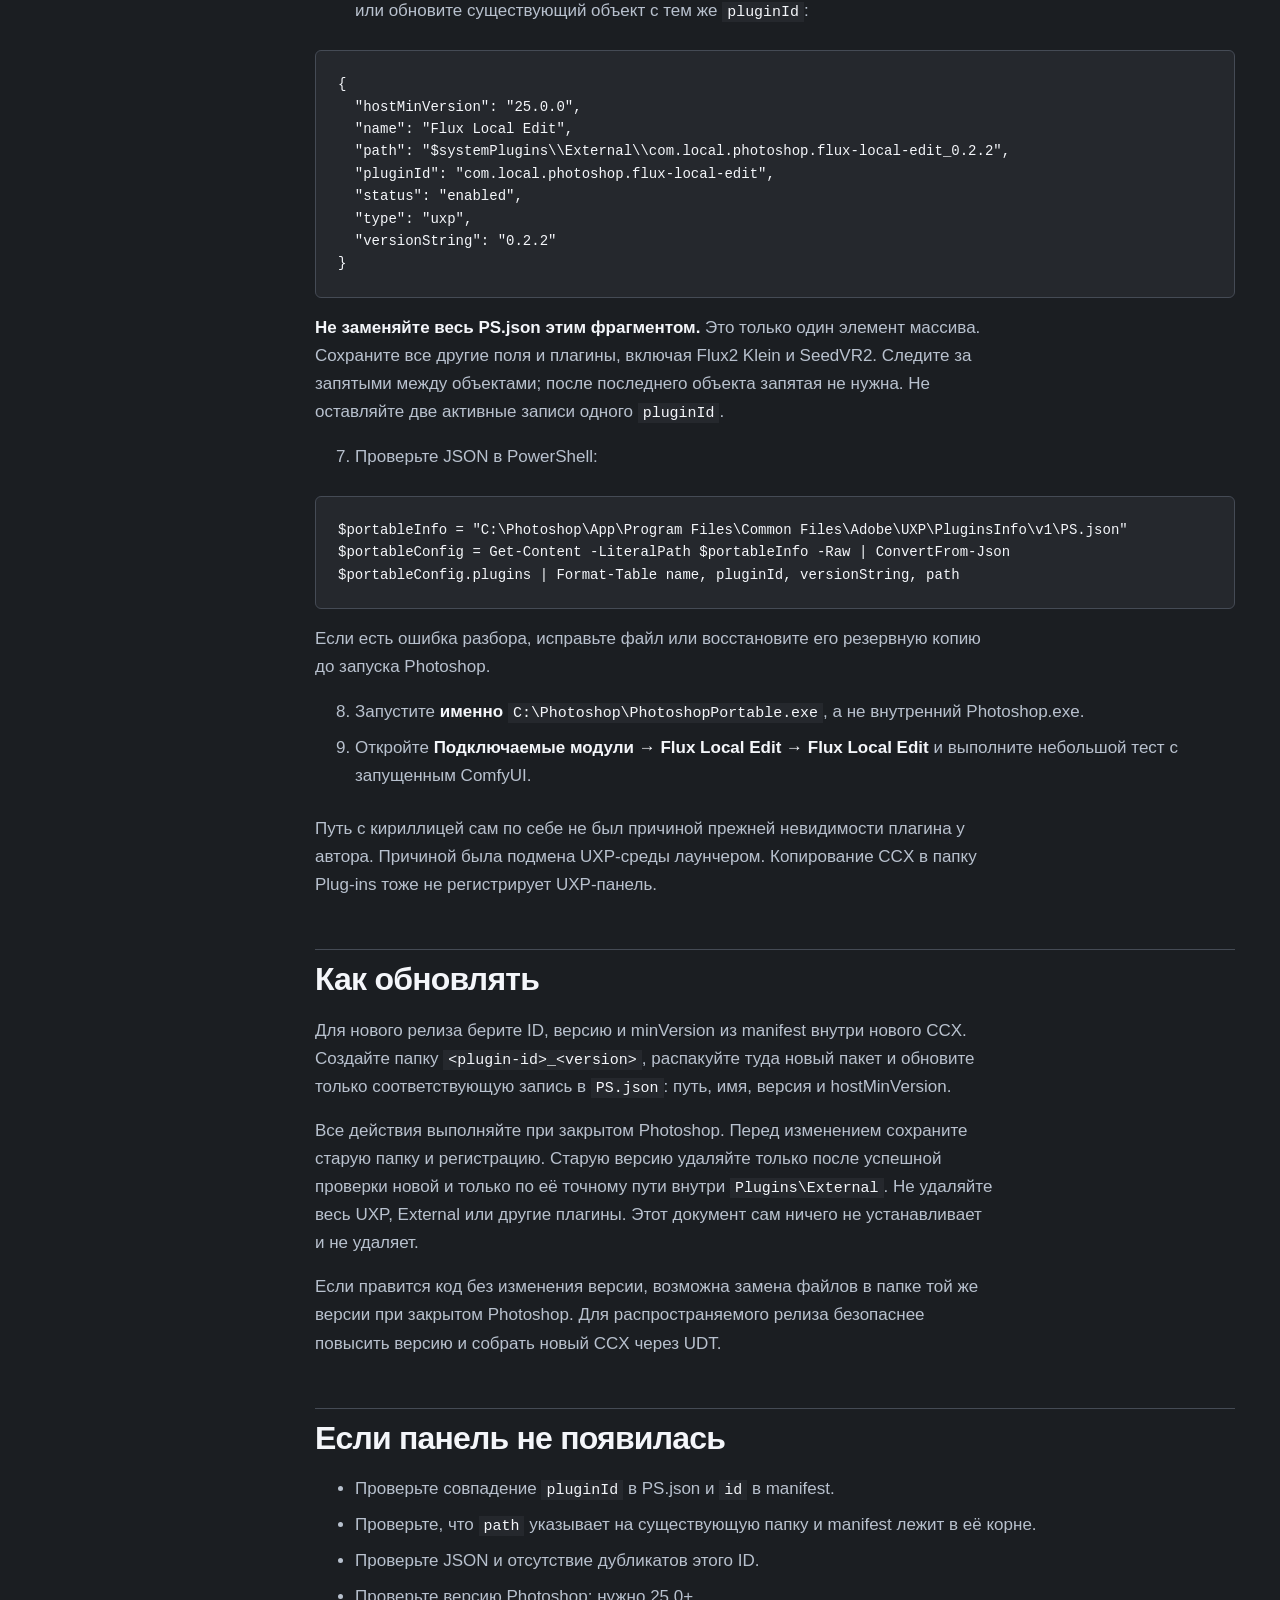
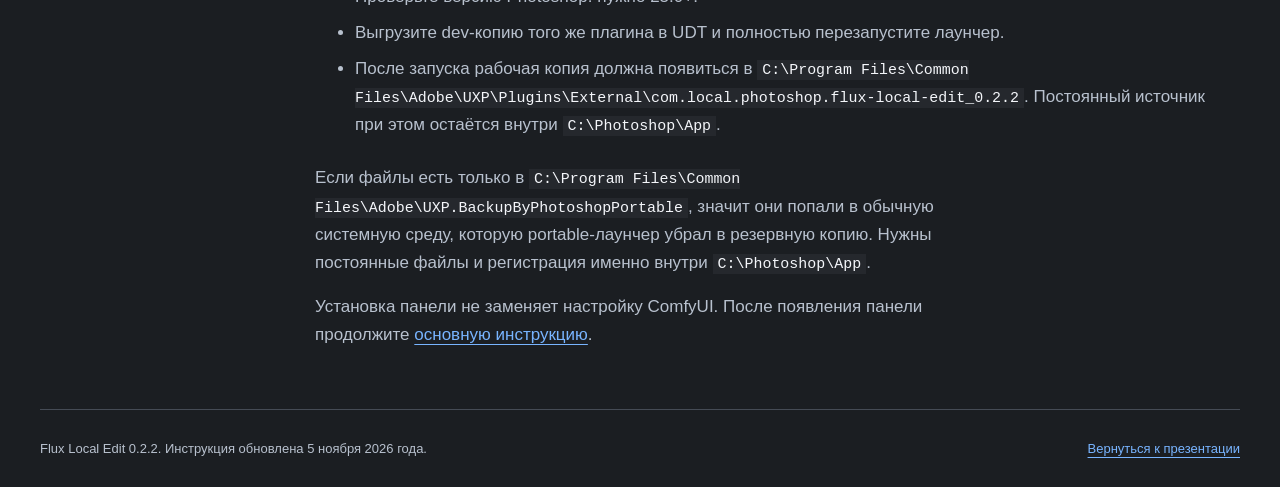
<file: docs/portable.html>
<!doctype html><html lang="ru"><head><meta charset="utf-8"><meta name="viewport" content="width=device-width,initial-scale=1"><title>Portable Photoshop | Flux Local Edit</title><link rel="stylesheet" href="assets/site.css"><script src="assets/site.js" defer></script></head><body><a class="skip" href="#guide-main">Перейти к инструкции</a><header class="site-header wrap guide-header"><a class="brand" href="index.html"><span class="brand-mark" aria-hidden="true">F</span>Flux Local Edit</a><nav aria-label="Навигация"><a href="index.html">Презентация</a><a href="installation.html">Установка</a><a href="portable.html">Portable</a></nav></header><main class="guide-layout wrap"><aside class="guide-toc"><strong>В этой инструкции</strong><nav aria-label="Содержание"><a href="#portable-scope">Область применения</a><a href="#portable-install">Установка</a><a href="#portable-update">Обновление</a><a href="#portable-check">Проверка</a></nav><button class="button print-button" data-print>Печать / PDF</button></aside><article id="guide-main" class="guide-content"><h1>Установка в конкретную portable-сборку Photoshop</h1>
<p><a id="portable-scope"></a></p>
<h2>Для какого случая эта инструкция</h2>
<p>Подтверждённый случай автора: <strong>Windows, Photoshop 27.8</strong>, запуск через <code>C:\Photoshop\PhotoshopPortable.exe</code>. Creative Cloud не требуется для описанного копирования готового пакета.</p>
<p>Структура portable-хранилища была подтверждена на прежней версии 0.1.6; ниже указан пакет 0.2.2. Обновление этой portable-установки в текущую проверку не входило.</p>
<p>Это не официальный способ Adobe и не универсальный рецепт для всех portable-сборок. Если у вас другой лаунчер, другая структура папок или нет описанного <code>PS.json</code>, сначала выясните, где ваша сборка хранит UXP-плагины. Не создавайте системные папки наугад и не заменяйте чужую регистрацию.</p>
<p>Этот лаунчер при запуске подставляет собственную UXP-среду вместо обычной системной копии. Поэтому CCX, установленный через UPIA в обычный Photoshop, может не появиться в portable.</p>
<p>Постоянное хранилище этой сборки:</p>
<pre><code class="language-text">C:\Photoshop\App\Program Files\Common Files\Adobe\UXP\Plugins\External
</code></pre>
<p>Регистрация:</p>
<pre><code class="language-text">C:\Photoshop\App\Program Files\Common Files\Adobe\UXP\PluginsInfo\v1\PS.json
</code></pre>
<p><a id="portable-install"></a></p>
<h2>Установка готового CCX</h2>
<ol>
<li>Сохраните документы и полностью закройте Photoshop, portable-лаунчер и UXP Developer Tool. Не завершайте Photoshop принудительно с несохранённой работой.</li>
<li>Скачайте <a href="https://github.com/kuznetsovphotographer-prog/Flux-Local-Edit/releases/download/v0.2.2/com.local.photoshop.flux-local-edit_PS.ccx">готовый CCX 0.2.2</a>. Сделайте резервную копию существующего <code>PS.json</code>. При обновлении сохраните также только старую папку этого плагина. Не нужно копировать весь Photoshop.</li>
<li>Откройте CCX как ZIP-совместимый архив через 7-Zip. Если архиватор не открывает расширение, сделайте копию CCX с расширением <code>.zip</code>. Исходный CCX оставьте без изменений.</li>
<li>Создайте точную папку версии:</li>
</ol>
<pre><code class="language-text">C:\Photoshop\App\Program Files\Common Files\Adobe\UXP\Plugins\External\com.local.photoshop.flux-local-edit_0.2.2
</code></pre>
<ol start="5">
<li>Распакуйте <strong>содержимое</strong> CCX туда. <code>manifest.json</code>, <code>index.html</code>, <code>styles.css</code>, <code>src</code>, <code>icons</code> и <code>workflows</code> должны лежать непосредственно внутри папки версии. Дополнительной вложенной папки между ней и manifest быть не должно.</li>
<li>Откройте <code>PS.json</code> в текстовом редакторе. В существующий массив <code>plugins</code> добавьте следующий объект или обновите существующий объект с тем же <code>pluginId</code>:</li>
</ol>
<pre><code class="language-json">{
  &quot;hostMinVersion&quot;: &quot;25.0.0&quot;,
  &quot;name&quot;: &quot;Flux Local Edit&quot;,
  &quot;path&quot;: &quot;$systemPlugins\\External\\com.local.photoshop.flux-local-edit_0.2.2&quot;,
  &quot;pluginId&quot;: &quot;com.local.photoshop.flux-local-edit&quot;,
  &quot;status&quot;: &quot;enabled&quot;,
  &quot;type&quot;: &quot;uxp&quot;,
  &quot;versionString&quot;: &quot;0.2.2&quot;
}
</code></pre>
<p><strong>Не заменяйте весь PS.json этим фрагментом.</strong> Это только один элемент массива. Сохраните все другие поля и плагины, включая Flux2 Klein и SeedVR2. Следите за запятыми между объектами; после последнего объекта запятая не нужна. Не оставляйте две активные записи одного <code>pluginId</code>.</p>
<ol start="7">
<li>Проверьте JSON в PowerShell:</li>
</ol>
<pre><code class="language-powershell">$portableInfo = &quot;C:\Photoshop\App\Program Files\Common Files\Adobe\UXP\PluginsInfo\v1\PS.json&quot;
$portableConfig = Get-Content -LiteralPath $portableInfo -Raw | ConvertFrom-Json
$portableConfig.plugins | Format-Table name, pluginId, versionString, path
</code></pre>
<p>Если есть ошибка разбора, исправьте файл или восстановите его резервную копию до запуска Photoshop.</p>
<ol start="8">
<li>Запустите <strong>именно</strong> <code>C:\Photoshop\PhotoshopPortable.exe</code>, а не внутренний Photoshop.exe.</li>
<li>Откройте <strong>Подключаемые модули → Flux Local Edit → Flux Local Edit</strong> и выполните небольшой тест с запущенным ComfyUI.</li>
</ol>
<p>Путь с кириллицей сам по себе не был причиной прежней невидимости плагина у автора. Причиной была подмена UXP-среды лаунчером. Копирование CCX в папку Plug-ins тоже не регистрирует UXP-панель.</p>
<p><a id="portable-update"></a></p>
<h2>Как обновлять</h2>
<p>Для нового релиза берите ID, версию и minVersion из manifest внутри нового CCX. Создайте папку <code>&lt;plugin-id&gt;_&lt;version&gt;</code>, распакуйте туда новый пакет и обновите только соответствующую запись в <code>PS.json</code>: путь, имя, версия и hostMinVersion.</p>
<p>Все действия выполняйте при закрытом Photoshop. Перед изменением сохраните старую папку и регистрацию. Старую версию удаляйте только после успешной проверки новой и только по её точному пути внутри <code>Plugins\External</code>. Не удаляйте весь UXP, External или другие плагины. Этот документ сам ничего не устанавливает и не удаляет.</p>
<p>Если правится код без изменения версии, возможна замена файлов в папке той же версии при закрытом Photoshop. Для распространяемого релиза безопаснее повысить версию и собрать новый CCX через UDT.</p>
<p><a id="portable-check"></a></p>
<h2>Если панель не появилась</h2>
<ul>
<li>Проверьте совпадение <code>pluginId</code> в PS.json и <code>id</code> в manifest.</li>
<li>Проверьте, что <code>path</code> указывает на существующую папку и manifest лежит в её корне.</li>
<li>Проверьте JSON и отсутствие дубликатов этого ID.</li>
<li>Проверьте версию Photoshop: нужно 25.0+.</li>
<li>Выгрузите dev-копию того же плагина в UDT и полностью перезапустите лаунчер.</li>
<li>После запуска рабочая копия должна появиться в <code>C:\Program Files\Common Files\Adobe\UXP\Plugins\External\com.local.photoshop.flux-local-edit_0.2.2</code>. Постоянный источник при этом остаётся внутри <code>C:\Photoshop\App</code>.</li>
</ul>
<p>Если файлы есть только в <code>C:\Program Files\Common Files\Adobe\UXP.BackupByPhotoshopPortable</code>, значит они попали в обычную системную среду, которую portable-лаунчер убрал в резервную копию. Нужны постоянные файлы и регистрация именно внутри <code>C:\Photoshop\App</code>.</p>
<p>Установка панели не заменяет настройку ComfyUI. После появления панели продолжите <a href="installation.html#comfyui">основную инструкцию</a>.</p>
</article></main><footer class="wrap"><p>Flux Local Edit 0.2.2. Инструкция обновлена 5 ноября 2026 года.</p><a href="index.html">Вернуться к презентации</a></footer></body></html>
</file>
<file: docs/assets/site.css>
:root{color-scheme:dark;--bg:#1b1e22;--surface:#25282d;--text:#f4f6fa;--muted:#b8c1ce;--accent:#78b4ff;--line:#454b55;--position:50%}
*{box-sizing:border-box}html{scroll-behavior:smooth;scroll-padding-top:30px}body{margin:0;background:var(--bg);color:var(--text);font:17px/1.65 "Segoe UI",sans-serif}a{color:var(--accent);text-underline-offset:4px}button,input{font:inherit}img,video{display:block;max-width:100%}button,a,input,summary{-webkit-tap-highlight-color:transparent}:focus-visible{outline:3px solid var(--accent);outline-offset:5px}h1,h2,h3,p,figure{margin:0}h1,h2,h3{font-family:Bahnschrift,"Segoe UI",sans-serif;font-weight:600;line-height:1.08}h1{font-size:clamp(42px,4.6vw,68px);letter-spacing:-1.6px}h2{font-size:clamp(34px,3.5vw,48px);letter-spacing:-.8px}h3{font-size:30px}p{max-width:72ch}p+p{margin-top:14px}.wrap{width:min(1300px,calc(100% - 80px));margin-inline:auto}.skip{position:absolute;left:10px;top:-90px;padding:12px;background:var(--surface);z-index:5}.skip:focus{top:10px}.site-header{min-height:100px;display:flex;align-items:center;gap:30px;border-bottom:1px solid var(--line)}.brand{display:flex;align-items:center;gap:12px;color:var(--text);font-weight:650;font-size:21px;text-decoration:none;white-space:nowrap}.brand-mark{display:grid;place-items:center;width:34px;height:34px;background:var(--accent);color:var(--bg);border-radius:6px;font-family:Bahnschrift,sans-serif;font-size:25px}.site-header nav{display:flex;gap:28px;margin-left:auto}.site-header nav a,.small-download{color:var(--muted);text-decoration:none}.site-header nav a:hover,.small-download:hover{color:var(--text)}.small-download{padding:9px 16px;border:1px solid var(--line);border-radius:6px}.hero{display:grid;grid-template-columns:.95fr 1.05fr;gap:64px;align-items:center;padding-block:65px 55px}.product-line{color:var(--muted);margin-bottom:22px;font-size:17px}.lead{color:var(--muted);font-size:19px;line-height:1.65}.hero .lead{margin-top:26px;max-width:44ch}.cta-row{display:flex;flex-wrap:wrap;gap:12px;margin-top:28px}.button{display:inline-flex;align-items:center;justify-content:center;min-height:48px;padding:11px 20px;border:1px solid var(--line);border-radius:6px;color:var(--text);font-weight:600;text-decoration:none}.button:hover{background:#343a43}.button.primary{background:var(--accent);color:#132239;border-color:var(--accent)}.button.primary:hover{background:#a5ceff}.requirements{font-size:14px;color:var(--muted);margin-top:18px}.comparison{position:relative;overflow:hidden;background:var(--surface);isolation:isolate}.comparison>img:first-child{width:100%;height:auto}.comparison .before-layer{position:absolute;inset:0;width:100%;height:100%;object-fit:fill;clip-path:inset(0 calc(100% - var(--position)) 0 0)}.split-line{position:absolute;top:0;bottom:0;left:var(--position);width:2px;background:#fff;box-shadow:0 0 0 1px #0007;pointer-events:none}.split-line:after{content:"↔";position:absolute;top:50%;left:50%;transform:translate(-50%,-50%);border:2px solid #fff;border-radius:50%;background:#25282de8;width:36px;height:36px;text-align:center;line-height:31px;color:white;font-size:21px}.compare-label{position:absolute;top:14px;background:#1b1e22d9;padding:4px 12px;border-radius:4px;font-size:14px;pointer-events:none}.before-label{left:14px}.after-label{right:14px}.slider-label{display:flex;align-items:center;gap:14px;font-size:14px;color:var(--muted);min-height:46px}.slider-label input{flex:1;min-width:70px;accent-color:var(--accent);cursor:ew-resize;min-height:28px}.slider-label span{font-size:12px}figcaption,.quiet-note{color:var(--muted);font-size:14px;line-height:1.65}.hero-demo figcaption{margin-top:4px}.workflow-strip{display:grid;grid-template-columns:repeat(3,1fr);gap:30px;padding-block:30px;border-top:1px solid var(--line);border-bottom:1px solid var(--line)}.workflow-strip>div{display:flex;gap:15px;align-items:center}.step-number{color:var(--accent);font-size:35px;font-family:Bahnschrift,sans-serif}.workflow-strip small{color:var(--muted);font-size:13px}.section-heading{display:grid;grid-template-columns:1fr 1fr;gap:70px;align-items:center;margin-bottom:46px}.section-heading>p{color:var(--muted);max-width:52ch}.mode-section,.examples,.install-section,.faq{padding-block:85px;border-bottom:1px solid var(--line)}.mode-layout{display:grid;grid-template-columns:1fr 1.1fr;gap:90px;align-items:start}.panel-figure img{width:390px;max-width:100%;margin:auto;border-radius:6px}.panel-figure figcaption{text-align:center;margin-top:14px}.mode-descriptions article{padding-block:8px 32px}.mode-descriptions article+article{border-top:1px solid var(--line);padding-top:30px}.mode-descriptions article p:not(.model-name){color:var(--muted)}.model-name{font-size:15px;color:var(--accent);margin-top:9px;margin-bottom:16px}.example-grid{display:grid;grid-template-columns:1fr 1fr;gap:50px 32px}.example h3{font-size:26px;margin-bottom:12px}.example p{font-size:16px;color:var(--muted);margin-bottom:20px}.example .comparison{border-radius:5px}.example-wide{grid-column:1/-1;display:grid;grid-template-columns:.7fr 1fr;gap:80px;align-items:center;padding-top:35px;border-top:1px solid var(--line)}.example-wide .comparison{max-width:440px;margin-inline:auto}.example-wide .slider-label{max-width:440px;margin-inline:auto}.video-details{margin-top:8px}.video-details summary{color:var(--accent);font-size:15px;cursor:pointer;min-height:38px}.video-details video{width:100%;margin-top:12px;border-radius:5px;background:var(--surface)}.lamp-process{margin-top:34px;max-width:850px}.examples>.quiet-note{margin-top:20px}.install-section{display:grid;grid-template-columns:1fr .85fr;gap:90px;align-items:center}.install-section .lead{margin-block:22px 28px}.install-steps{padding-left:24px;margin:0}.install-steps li{padding:14px 0 22px 12px}.install-steps li::marker{color:var(--accent);font-weight:600}.install-steps strong{font-size:22px;font-weight:600}.install-steps p{margin-top:8px;color:var(--muted);font-size:16px}.faq>h2{margin-bottom:30px}.faq>details{border-top:1px solid var(--line);padding:18px 0}.faq>details>summary{cursor:pointer;font-size:19px;line-height:1.45;padding-right:14px}.faq>details>p{color:var(--muted);margin-top:14px;padding-left:20px}.closing{padding-block:75px}.closing>p{margin-top:20px;color:var(--muted)}footer{border-top:1px solid var(--line);padding-block:28px;display:flex;justify-content:space-between;gap:40px;color:var(--muted);font-size:13px}.guide-header{margin-bottom:42px}.guide-layout{display:grid;grid-template-columns:220px minmax(0,1fr);gap:55px;padding-bottom:60px}.guide-toc{position:sticky;top:24px;align-self:start;font-size:14px}.guide-toc a{display:block;padding:7px 0;text-decoration:none}.guide-toc strong{display:block;margin-bottom:12px}.guide-content{min-width:0;max-width:920px}.guide-content h1{font-size:48px;margin-bottom:25px}.guide-content h2{font-size:32px;margin-top:50px;margin-bottom:20px;padding-top:12px;border-top:1px solid var(--line)}.guide-content h3{font-size:24px;margin-top:30px;margin-bottom:14px}.guide-content p,.guide-content li{color:var(--muted)}.guide-content strong{color:var(--text)}.guide-content p{margin-top:16px}.guide-content li{padding-bottom:8px}.guide-content pre{max-width:100%;overflow:auto;background:var(--surface);padding:22px;border:1px solid var(--line);border-radius:6px;font-size:14px;line-height:1.6}.guide-content :not(pre)>code{overflow-wrap:anywhere;font-size:.88em;padding:2px 5px;background:var(--surface);color:var(--text)}.table-scroll{overflow-x:auto;margin-top:22px}.guide-content table{width:100%;border-collapse:collapse;font-size:14px;min-width:650px}.guide-content th{text-align:left;background:var(--surface)}.guide-content th,.guide-content td{padding:12px;border-bottom:1px solid var(--line);vertical-align:top;min-width:150px;overflow-wrap:anywhere}.guide-content td{color:var(--muted)}.print-button{background:var(--surface);color:var(--text);cursor:pointer;margin-top:20px}.guide-content a[id]{display:block;scroll-margin-top:30px}.guide-content img{max-height:600px;object-fit:contain}.no-js-note{padding:12px;background:var(--surface)}
@media(max-width:1000px){.wrap{width:calc(100% - 48px)}.hero{gap:30px}.hero h1{font-size:49px}.site-header{gap:20px}.site-header nav{gap:18px}.small-download{display:none}.mode-layout{gap:40px}.install-section{gap:40px}.example-wide{gap:35px}.guide-layout{grid-template-columns:180px minmax(0,1fr);gap:25px}}
@media(max-width:700px){.wrap{width:calc(100% - 32px)}.site-header{align-items:flex-start;flex-wrap:wrap;padding-block:20px;gap:15px;min-height:0}.brand{font-size:20px}.site-header nav{margin-left:0;width:100%;justify-content:space-between;gap:14px;font-size:15px}.hero{grid-template-columns:1fr;padding-block:38px 32px;gap:30px}.hero h1{font-size:48px;letter-spacing:-1px}.hero .lead{font-size:18px;max-width:100%}.hero-demo{margin:0}.workflow-strip{grid-template-columns:1fr;gap:20px;padding-block:24px}.section-heading{grid-template-columns:1fr;gap:20px;margin-bottom:30px}.mode-section,.examples,.install-section,.faq{padding-block:48px}.mode-layout{grid-template-columns:1fr;gap:28px}.panel-figure img{width:340px}.example-grid{grid-template-columns:1fr;gap:35px}.example-wide{grid-column:auto;grid-template-columns:1fr;gap:20px}.example-wide .comparison{max-width:100%}.install-section{grid-template-columns:1fr;gap:20px}.slider-label span{display:none}.install-steps{margin-top:6px}.guide-layout{grid-template-columns:1fr;gap:30px}.guide-toc{position:static;padding-bottom:20px;border-bottom:1px solid var(--line)}.guide-toc a{display:inline-block;margin-right:18px}.guide-content h1{font-size:37px}.guide-content h2{font-size:27px}.guide-content pre{padding:15px;font-size:12px}.closing{padding-block:48px}footer{flex-direction:column;gap:14px}.faq>details>summary{font-size:17px}}
.comparison{cursor:ew-resize;touch-action:pan-y pinch-zoom;user-select:none;-webkit-user-select:none}
.comparison img{-webkit-user-drag:none;pointer-events:none}
.comparison:hover .split-line:after,.comparison.is-dragging .split-line:after{background:#31465fe8;border-color:var(--accent)}
@media(prefers-reduced-motion:reduce){html{scroll-behavior:auto}}
@media print{html{color-scheme:light}body{background:#fff;color:#000;font-size:11pt}.site-header,.guide-toc,.print-button,.skip{display:none}.wrap{width:100%;margin:0}.guide-layout{display:block;padding:0}.guide-content{max-width:none}.guide-content h1{font-size:28pt}.guide-content h2{font-size:20pt;border-color:#ccc;break-after:avoid}.guide-content h3{break-after:avoid}.guide-content p,.guide-content li,.guide-content td{color:#222}.guide-content strong{color:#000}.guide-content pre,.guide-content :not(pre)>code{background:#f3f3f3;color:#111;border-color:#ccc;white-space:pre-wrap;overflow-wrap:anywhere}.guide-content table{min-width:0;font-size:9pt}.guide-content th{background:#eee}.guide-content td,.guide-content th{min-width:0;border-color:#ccc}.table-scroll{overflow:visible}a{color:#163d71}.guide-content a[id]{height:0}footer{color:#333;border-color:#ccc}}
</file>
<file: plugin/styles.css>
:root {
  --ps-window-bg: #4a4a4a;
  --ps-box-bg: #383838;
  --ps-input-bg: #333333;
  --ps-input-disabled: #535353;
  --ps-text: #dfdfdf;
  --ps-text-muted: #9a9a9a;
  --ps-button-bg: #424242;
  --ps-button-hover: #525252;
  --ps-button-border: #606060;
  --ps-button-border-hover: #8c8c8c;
  --ps-blue: #4a90e2;
  --ps-menu-hover: #1473e6;
  --ps-focus: #4a90e2;
  --ps-radius-window: 8px;
  --ps-radius-control: 6px;
  --ps-font: var(--uxp-host-font-family, "Adobe Clean", "Segoe UI", sans-serif);
}

html,
body {
  height: auto;
  min-height: 0;
}

html {
  background: var(--ps-window-bg);
}

* {
  box-sizing: border-box;
}

body {
  margin: 0;
  background: var(--ps-window-bg);
  color: var(--ps-text);
  font-family: var(--ps-font);
  font-size: 14px;
  overflow-x: hidden;
  overflow-y: auto;
  user-select: none;
}

button,
textarea {
  font: inherit;
}

button {
  appearance: none;
  -webkit-appearance: none;
  cursor: pointer;
}

[hidden] {
  display: none !important;
}

.ps-window-frame {
  width: 100%;
  min-width: 360px;
  height: auto;
  min-height: 0;
  overflow: visible;
  border-radius: var(--ps-radius-window);
  background: var(--ps-window-bg);
}

.panel-content {
  position: relative;
  height: auto;
  min-height: 0;
  padding: 16px;
  display: flex;
  flex-direction: column;
  gap: 16px;
  overflow: visible;
  border-radius: var(--ps-radius-window);
  background: var(--ps-window-bg);
}

.generate-row,
.panel-row,
.reference-actions {
  display: flex;
  align-items: center;
  justify-content: space-between;
  gap: 12px;
  margin: 12px 0;
}

.generate-row {
  position: relative;
  z-index: 30;
  padding-bottom: 12px;
  border-bottom: 1px solid rgba(255, 255, 255, 0.08);
}

.generate-row > .action-button-wrap {
  flex: 0 0 auto;
  margin-left: auto;
}

.engine-row {
  display: flex;
  align-items: center;
  justify-content: space-between;
  margin: -4px 0 2px;
  min-height: 24px;
}

.engine-status {
  display: flex;
  align-items: center;
  min-width: 0;
  color: var(--ps-text);
  font-size: 10px;
}

#engineStatusText {
  min-width: 0;
  overflow: hidden;
  white-space: nowrap;
  text-overflow: ellipsis;
}

.engine-dot {
  width: 6px;
  height: 6px;
  flex: 0 0 6px;
  margin-right: 7px;
  border-radius: 50%;
  background: #858585;
}

.engine-status[data-state="working"] .engine-dot { background: #e6a84f; }
.engine-status[data-state="ready"] .engine-dot { background: #62af87; }
.engine-status[data-state="error"] .engine-dot { background: #d97070; }

.engine-actions {
  display: flex;
  flex: 0 0 auto;
  margin-left: 8px;
}

.engine-actions .engine-action-wrap {
  width: 28px;
  min-width: 28px;
  max-width: 28px;
  height: 24px;
  min-height: 24px;
  max-height: 24px;
}

.engine-action-wrap + .engine-action-wrap { margin-left: 6px; }
.engine-action-wrap .button-visual { height: auto; padding: 0; }

.engine-progress {
  height: 4px;
  flex-shrink: 0;
  margin: 3px 0 7px;
  border-radius: 2px;
  background: var(--ps-input-bg);
  overflow: hidden;
}

.engine-progress[hidden] { display: none; }

.engine-progress-fill {
  position: relative;
  left: 0;
  height: 100%;
  width: 0;
  border-radius: inherit;
  background: var(--ps-blue);
}

@media (prefers-reduced-motion: reduce) {
  .engine-progress.is-indeterminate .engine-progress-fill { left: 34% !important; }
}

.engine-icon {
  width: 15px;
  height: 15px;
  fill: none;
  stroke: currentColor;
  stroke-width: 1.25;
  stroke-linecap: round;
  stroke-linejoin: round;
}

.loader-progress {
  position: absolute;
  left: 0;
  bottom: -2px;
  z-index: 2;
  width: 0;
  height: 3px;
  overflow: hidden;
  border-radius: 2px;
  background: #1473e6;
  transition: width 220ms ease;
  pointer-events: none;
}

.loader-progress.is-active {
  min-width: 3%;
}

.loader-progress.is-indeterminate {
  width: 100% !important;
  background: #1473e6;
}

.plugin-name {
  color: #e0e0e0;
  font-size: 14px;
  font-weight: 500;
  letter-spacing: 0.2px;
}

.mode-trigger-wrap {
  position: relative;
  min-width: 0;
  max-width: calc(100% - 117px);
  margin: -6px 0 -6px -7px;
  padding: 6px 10px 6px 7px;
  overflow: hidden;
  border: 1px solid transparent;
  border-radius: var(--ps-radius-control);
  background: transparent;
  cursor: pointer;
  transition:
    background-color 150ms ease,
    border-color 150ms ease,
    box-shadow 150ms ease,
    opacity 150ms ease;
}

.mode-trigger-wrap:hover,
.mode-trigger-wrap:focus-within,
.mode-trigger-wrap.is-hovered,
.mode-trigger-wrap.is-open {
  border-color: rgba(255, 255, 255, 0.13);
  background: rgba(255, 255, 255, 0.08);
}

.mode-trigger-wrap:focus-within {
  box-shadow: 0 0 0 1px var(--ps-focus);
}

.mode-trigger-wrap.is-disabled {
  opacity: 0.48;
  cursor: default;
}

.mode-trigger-wrap.is-disabled:hover,
.mode-trigger-wrap.is-disabled.is-hovered {
  border-color: transparent;
  background: transparent;
  box-shadow: none;
}

.mode-menu-hitbox {
  position: absolute;
  inset: 0;
  z-index: 3;
  width: 100%;
  height: 100%;
  margin: 0;
  padding: 0;
  border: 0;
  border-radius: inherit;
  background: transparent;
  opacity: 0;
  cursor: pointer;
}

.mode-menu-hitbox:disabled {
  cursor: default;
}

.plugin-identity-visual {
  display: flex;
  align-items: center;
  gap: 0;
  min-width: 0;
  pointer-events: none;
}

.plugin-identity-copy {
  min-width: 0;
  margin-left: 10px;
  display: flex;
  flex-direction: column;
  gap: 3px;
  overflow: hidden;
}

.mode-menu-glyph {
  width: 22px;
  min-width: 22px;
  height: 22px;
  display: flex;
  align-items: center;
  justify-content: center;
  border-radius: 4px;
  background: rgba(255, 255, 255, 0.07);
  color: #d8d8d8;
  font-family: var(--ps-font);
  font-size: 16px;
  line-height: 22px;
  text-align: center;
  transition:
    background-color 150ms ease,
    color 150ms ease;
}

.mode-trigger-wrap:hover .mode-menu-glyph,
.mode-trigger-wrap:focus-within .mode-menu-glyph,
.mode-trigger-wrap.is-hovered .mode-menu-glyph,
.mode-trigger-wrap.is-open .mode-menu-glyph {
  background: rgba(255, 255, 255, 0.13);
  color: #ffffff;
}

.mode-trigger-wrap:hover .plugin-name,
.mode-trigger-wrap:focus-within .plugin-name,
.mode-trigger-wrap.is-hovered .plugin-name,
.mode-trigger-wrap.is-open .plugin-name {
  color: #ffffff;
}

.model-indicator {
  margin-left: 0;
  margin-top: 0;
  color: #b6b6b6;
  font-size: 10px;
  line-height: 13px;
  overflow: hidden;
  text-overflow: ellipsis;
  white-space: nowrap;
}

.mode-trigger-wrap:hover .model-indicator,
.mode-trigger-wrap:focus-within .model-indicator,
.mode-trigger-wrap.is-hovered .model-indicator,
.mode-trigger-wrap.is-open .model-indicator {
  color: #d0d0d0;
}

.mode-menu {
  position: absolute;
  top: 52px;
  left: 16px;
  z-index: 10000;
  width: 154px;
  padding: 5px;
  border: 1px solid #5a5a5a;
  border-radius: var(--ps-radius-control);
  background: var(--ps-box-bg);
  box-shadow: 0 8px 16px rgba(0, 0, 0, 0.45);
  overflow: hidden;
}

.mode-card {
  position: relative;
  width: 100%;
  min-width: 0;
  min-height: 54px;
  overflow: hidden;
  border-radius: var(--ps-radius-control);
  background: rgba(255, 255, 255, 0.025);
  box-shadow: inset 0 0 0 1px rgba(255, 255, 255, 0.07);
  transition:
    background-color 150ms ease,
    box-shadow 150ms ease;
}

.mode-card + .mode-card {
  margin-top: 6px;
}

.mode-card:hover,
.mode-card:focus-within {
  background: rgba(255, 255, 255, 0.08);
  box-shadow: inset 0 0 0 1px rgba(255, 255, 255, 0.14);
}

.mode-card.is-selected {
  background: rgba(255, 255, 255, 0.07);
  box-shadow: inset 0 0 0 1px var(--ps-blue);
}

.mode-card.is-selected:hover,
.mode-card.is-selected:focus-within {
  background: rgba(255, 255, 255, 0.1);
  box-shadow: inset 0 0 0 1px var(--ps-blue);
}

.mode-card-hitbox {
  position: absolute;
  inset: 0;
  z-index: 3;
  width: 100%;
  height: 100%;
  min-width: 0;
  min-height: 0;
  margin: 0;
  padding: 0;
  border: 0;
  border-radius: inherit;
  background: transparent;
  box-shadow: none;
  opacity: 0;
  cursor: pointer;
  appearance: none;
  -webkit-appearance: none;
}

.mode-card-hitbox:hover,
.mode-card-hitbox:focus,
.mode-card-hitbox:active {
  border: 0;
  background: transparent;
  box-shadow: none;
  outline: none;
}

.mode-card-visual {
  min-height: 54px;
  padding: 8px 10px;
  display: flex;
  align-items: center;
  pointer-events: none;
}

.mode-card-indicator {
  width: 3px;
  min-width: 3px;
  height: 28px;
  margin-right: 10px;
  border-radius: 2px;
  background: transparent;
}

.mode-card.is-selected .mode-card-indicator {
  background: var(--ps-blue);
}

.mode-card-copy {
  min-width: 0;
  display: flex;
  flex-direction: column;
  overflow: hidden;
}

.mode-card-title,
.mode-card-model {
  overflow: hidden;
  text-overflow: ellipsis;
  white-space: nowrap;
}

.mode-card-title {
  color: var(--ps-text);
  font-size: 12px;
  font-weight: 500;
  line-height: 16px;
}

.mode-card-model {
  margin-top: 3px;
  color: #b6b6b6;
  font-size: 10px;
  line-height: 13px;
}

.mode-card:hover .mode-card-title,
.mode-card:focus-within .mode-card-title,
.mode-card.is-selected .mode-card-title {
  color: #ffffff;
}

.mode-card:hover .mode-card-model,
.mode-card:focus-within .mode-card-model,
.mode-card.is-selected .mode-card-model {
  color: #d0d0d0;
}

.ps-button {
  height: 28px;
  min-height: 28px;
  max-height: 28px;
  display: inline-flex;
  align-items: center;
  justify-content: center;
  gap: 6px;
  border: 1px solid var(--ps-button-border);
  border-radius: var(--ps-radius-control);
  background: var(--ps-button-bg);
  color: var(--ps-text);
  font-size: 11px;
  font-weight: 500;
  line-height: 1;
  transition:
    background-color 150ms ease,
    border-color 150ms ease,
    color 150ms ease,
    opacity 150ms ease;
}

.ps-button:hover,
.ps-button:focus {
  border-color: var(--ps-button-border-hover);
  background: var(--ps-button-hover);
  color: #ffffff;
  outline: none;
}

.ps-button:focus {
  box-shadow: 0 0 0 1px var(--ps-focus);
}

.ps-button:active {
  background: #3a3a3a;
}

.ps-button:disabled {
  cursor: default;
  opacity: 0.45;
}

.generate-button {
  width: 100%;
  min-width: 0;
  max-width: none;
  padding: 0;
}

.generate-button.is-busy {
  cursor: pointer;
  opacity: 0.8;
}

.generate-button.is-stopping {
  opacity: 0.65;
}

.section-stack {
  display: flex;
  flex-direction: column;
  gap: 12px;
}

.prompt-panel {
  position: relative;
  z-index: 20;
  overflow: visible;
}

.reference-panel {
  position: relative;
  z-index: 1;
}

.document-panel {
  position: relative;
  z-index: 1;
}

label {
  color: var(--ps-text);
  font-size: 12px;
  font-weight: 500;
}

.mp-editor {
  display: flex;
  align-items: center;
  gap: 8px;
  flex: 0 0 auto;
}

.mp-dropdown {
  position: relative;
  left: -6px;
  z-index: 1000;
  width: 44px;
  height: 28px;
  flex: 0 0 44px;
  overflow: hidden;
  border: 1px solid var(--ps-button-border);
  border-radius: var(--ps-radius-control);
  background: var(--ps-button-bg);
  cursor: pointer;
  transition:
    background-color 150ms ease,
    border-color 150ms ease;
}

.mp-dropdown:hover,
.mp-dropdown:focus-within,
.mp-dropdown.is-hovered {
  border-color: var(--ps-button-border-hover);
  background: var(--ps-button-hover);
}

.mp-readout {
  position: absolute;
  inset: 0;
  z-index: 3;
  width: 100% !important;
  min-width: 0 !important;
  max-width: none !important;
  height: 100% !important;
  min-height: 0 !important;
  max-height: none !important;
  padding: 0 !important;
  border: 0;
  background: transparent;
  opacity: 0;
  cursor: pointer !important;
  pointer-events: auto !important;
}

.mp-button-visual {
  position: absolute;
  inset: 0;
  z-index: 1;
  display: flex;
  align-items: center;
  justify-content: center;
  color: var(--ps-text);
  font-family: var(--ps-font);
  font-size: 12px;
  font-weight: 400;
  line-height: 1;
  pointer-events: none;
}

.mp-button-visual * {
  pointer-events: none;
}

#targetReadoutValue {
  position: absolute;
  top: 5px;
  left: 13px;
  width: 6px;
  height: 12px;
  display: block;
  line-height: 1;
  text-align: center;
  white-space: nowrap;
}

.mp-chevron-visual-icon {
  position: absolute;
  top: 11px;
  left: 23px;
  width: 6px;
  height: 6px;
  fill: none;
  stroke: currentColor;
  stroke-linecap: round;
  stroke-linejoin: round;
  stroke-width: 1.25;
  pointer-events: none;
}

.mp-dropdown.is-fractional #targetReadoutValue {
  left: 8px;
  width: 17px;
}

.mp-dropdown.is-fractional .mp-chevron-visual-icon {
  left: 29px;
}

.mp-unit {
  color: var(--ps-text);
  font-size: 12px;
  font-weight: 500;
}

.mp-menu {
  position: absolute;
  top: 0;
  right: 0;
  z-index: 9999;
  width: 56px;
  padding: 3px;
  overflow: hidden;
  border: 1px solid #5a5a5a;
  border-radius: var(--ps-radius-control);
  background: var(--ps-box-bg);
  box-shadow: 0 8px 16px rgba(0, 0, 0, 0.4);
}

.mp-menu[hidden] {
  display: none;
}

.mp-option {
  width: 100%;
  min-width: 0 !important;
  max-width: 100% !important;
  height: 20px !important;
  min-height: 20px !important;
  max-height: 20px !important;
  padding: 0 6px !important;
  display: flex;
  align-items: center;
  border: 0;
  border-radius: var(--ps-radius-control);
  background: transparent;
  color: #ffffff;
  font-size: 10px;
  line-height: 20px;
  text-align: left;
  cursor: pointer;
}

.mp-option:hover,
.mp-option:focus,
.mp-option.is-selected {
  background: var(--ps-menu-hover);
  color: #ffffff;
  outline: none;
}

textarea,
.prompt-menu-backdrop,
.preview-zone,
.reference-zone {
  border-radius: var(--ps-radius-control);
}

textarea {
  width: 100%;
  min-width: 100%;
  max-width: 100%;
  height: 90px;
  min-height: 90px;
  max-height: 90px;
  margin: 0;
  padding: 12px;
  display: block;
  resize: none;
  border: 1px solid #5a5a5a;
  background: var(--ps-input-bg);
  color: #ffffff;
  font-size: 12px;
  line-height: 1.45;
  outline: none;
  appearance: none;
  -webkit-appearance: none;
  overflow-x: hidden;
  overflow-y: scroll;
  position: relative;
  z-index: 1;
  pointer-events: auto;
}

.prompt-menu-backdrop {
  width: 100%;
  height: 90px;
  min-height: 90px;
  max-height: 90px;
  padding: 12px;
  border: 1px solid #5a5a5a;
  background: var(--ps-input-bg);
  color: #ffffff;
  font-size: 12px;
  line-height: 1.45;
  white-space: pre-wrap;
  overflow: hidden;
  pointer-events: none;
}

textarea[hidden] {
  display: none;
}

textarea.is-menu-suppressed {
  display: none;
}

textarea:focus {
  border-color: var(--ps-focus);
  box-shadow: 0 0 0 1px var(--ps-focus);
}

textarea::placeholder {
  color: #777777;
}

.document-stack {
  display: flex;
  flex-direction: column;
  gap: 0;
}

.render-hint {
  min-height: 0;
  padding: 10px 0;
  color: #cfcfcf;
  font-size: 12px;
  line-height: 1.35;
  text-align: center;
}

.preview-zone,
.reference-zone {
  position: relative;
  display: flex;
  align-items: center;
  justify-content: center;
  width: 100%;
  overflow: hidden;
  background: var(--ps-box-bg);
}

.preview-zone {
  height: 100px;
}

.reference-zone {
  height: 105px;
  border: 1px solid transparent;
}

.reference-list {
  display: flex;
  align-items: stretch;
}

.reference-card {
  flex: 1 1 0;
  min-width: 0;
}

.reference-card[hidden] {
  display: none;
}

.reference-card + .reference-card {
  margin-left: 8px;
}

.reference-card-head {
  display: flex;
  align-items: center;
  justify-content: space-between;
  margin-bottom: 4px;
}

.reference-count {
  font-size: 10px;
  color: var(--ps-text-muted, #b6b6b6);
}

.reference-remove {
  flex: 0 0 auto;
  margin-left: 5px;
  padding: 1px 6px;
  color: var(--ps-text);
  border: 1px solid var(--ps-button-border);
  border-radius: var(--ps-radius-control);
  background: var(--ps-button-bg);
  cursor: pointer;
}

.reference-remove:hover,
.reference-remove:focus-visible {
  background: var(--ps-button-hover);
}

.preview-empty,
.reference-empty {
  position: absolute;
  inset: 0;
  display: flex;
  align-items: center;
  justify-content: center;
  color: #777777;
  text-align: center;
}

.reference-empty {
  flex-direction: column;
  gap: 4px;
  font-size: 10px;
}

.preview-empty[hidden],
.reference-empty[hidden] {
  display: none;
}

.placeholder-icon {
  width: 32px;
  height: 32px;
  fill: none;
  stroke: #555555;
  stroke-linecap: round;
  stroke-linejoin: round;
  stroke-width: 1.5;
}

#previewImage,
.reference-zone img {
  width: 100%;
  height: 100%;
  display: block;
  object-fit: contain;
  background: var(--ps-box-bg);
}

#previewImage[hidden],
.reference-zone img[hidden] {
  display: none;
}

.reference-toggle,
.reference-clear {
  width: 100%;
  min-width: 0;
  max-width: none;
  padding: 0;
}

.reference-toggle.is-disabled,
.reference-zone[aria-disabled="true"] {
  cursor: default;
}

.reference-toggle.is-disabled {
  opacity: 0.45;
}

.reference-toggle {
  cursor: pointer;
}

.reference-toggle.is-disabled {
  cursor: default;
}

.hidden-checkbox {
  position: absolute;
  width: 0;
  height: 0;
  margin: 0;
  opacity: 0;
}

.reference-name {
  min-width: 0;
  overflow: hidden;
  font-size: 10px;
  text-overflow: ellipsis;
  white-space: nowrap;
}

.action-button-wrap {
  position: relative;
  display: inline-flex;
  align-items: center;
  justify-content: center;
  width: 105px;
  min-width: 105px;
  max-width: 105px;
  height: 28px;
  min-height: 28px;
  max-height: 28px;
  overflow: hidden;
  border: 1px solid var(--ps-button-border);
  border-radius: var(--ps-radius-control);
  background: var(--ps-button-bg);
  cursor: pointer;
  transition:
    background-color 150ms ease,
    border-color 150ms ease,
    opacity 150ms ease;
}

.action-button-wrap:hover,
.action-button-wrap:focus-within,
.action-button-wrap.is-hovered {
  border-color: var(--ps-button-border-hover);
  background: var(--ps-button-hover);
}

.reference-action-wrap {
  flex: 0 0 auto;
  width: 130px;
  min-width: 130px;
  max-width: 130px;
}

.reference-action-wrap .button-visual-label {
  flex: 0 0 auto;
  margin-left: 6px;
  white-space: nowrap;
}

.action-button-wrap.is-disabled {
  opacity: 0.45;
  cursor: default;
}

.action-button-wrap.is-disabled:hover,
.action-button-wrap.is-disabled:focus-within,
.action-button-wrap.is-disabled.is-hovered {
  border-color: var(--ps-button-border);
  background: var(--ps-button-bg);
}

.action-button-wrap > .ps-button {
  position: absolute;
  inset: 0;
  z-index: 3;
  width: 100%;
  min-width: 0;
  max-width: none;
  padding: 0;
  border: 0;
  background: transparent;
  opacity: 0;
  cursor: pointer !important;
  pointer-events: auto !important;
}

.button-visual {
  position: absolute;
  inset: 0;
  z-index: 1;
  display: flex;
  align-items: center;
  justify-content: center;
  gap: 8px;
  height: 28px;
  padding: 0 12px;
  overflow: hidden;
  border-radius: var(--ps-radius-control);
  color: var(--ps-text);
  font-family: var(--ps-font);
  font-size: 12px;
  font-weight: 500;
  line-height: 1;
  pointer-events: none;
}

.generate-action-wrap .button-visual {
  transform: translateX(-2px);
}

.reference-action-wrap .button-visual {
  gap: 0;
}

.button-visual *,
button > span,
button > svg {
  pointer-events: none;
}

.button-visual-icon {
  display: block;
  flex: 0 0 auto;
  overflow: hidden;
  pointer-events: none;
}

.sparkle-visual-icon {
  width: 14px;
  height: 14px;
  transform: translateX(-5px);
  fill: currentColor;
  color: #cfcfcf;
}

.reference-visual-icon,
.trash-visual-icon {
  width: 15px;
  height: 15px;
  fill: none;
  stroke-linecap: round;
  stroke-linejoin: round;
}

.reference-visual-icon {
  stroke: var(--ps-blue);
  stroke-width: 2;
}

.trash-visual-icon {
  transform: translateX(3px);
  stroke: currentColor;
  stroke-width: 1.8;
}
</file>
